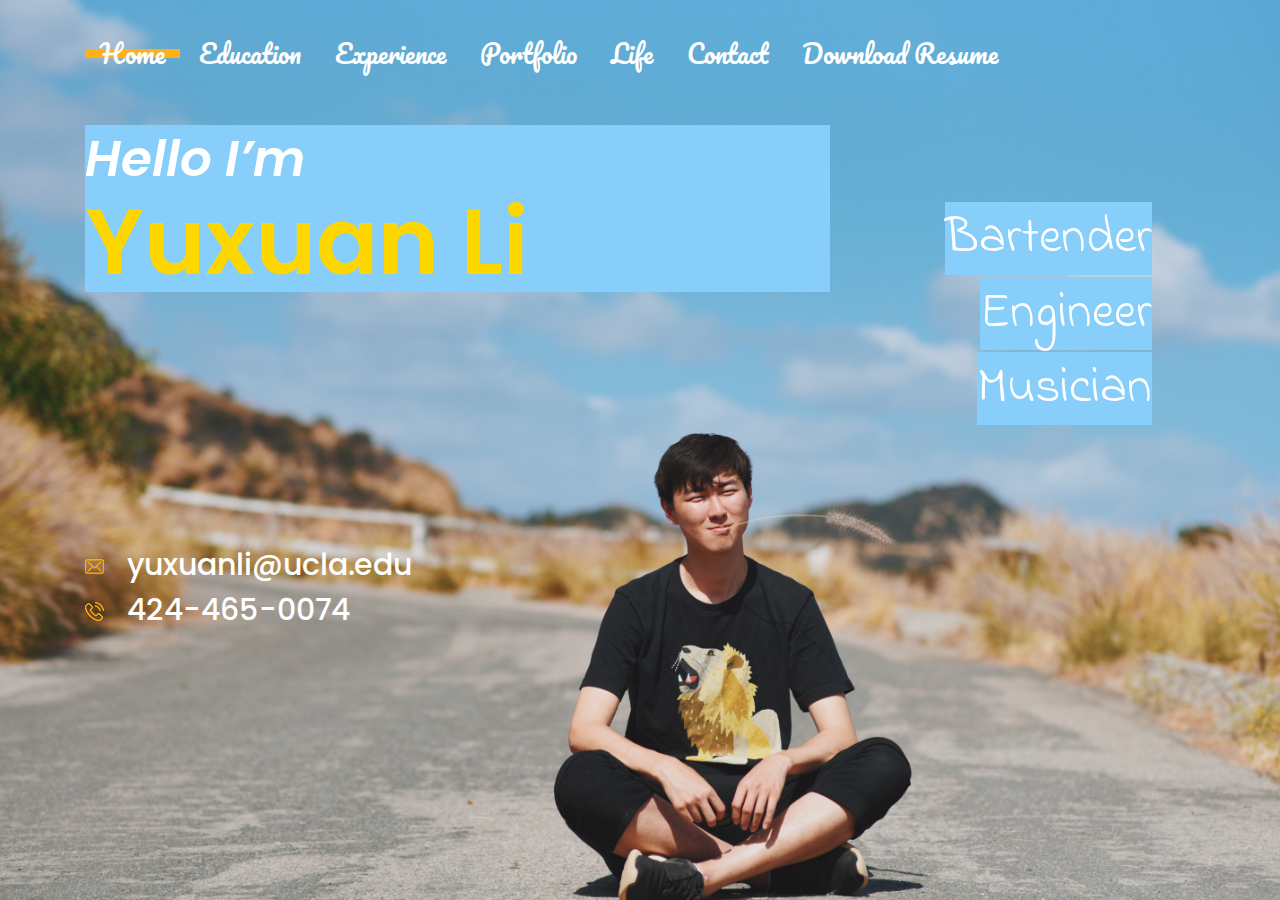
<file: index.html>
<!DOCTYPE html>
<html>

<head>
    <meta charset="UTF-8">
    <meta name="description" content="">
    <meta http-equiv="X-UA-Compatible" content="IE=edge">
    <meta name="viewport" content="width=device-width, initial-scale=1, shrink-to-fit=no">
    <!-- The above 4 meta tags *must* come first in the head; any other head content must come *after* these tags -->

    <!-- Title -->
    <title>Yuxuan Li</title>

    <!-- Favicon -->
    <link rel="icon" href="img/core-img/favicon.ico">

    <!-- Core Stylesheet -->
    <link rel="stylesheet" href="style.css">

</head>

<body>
    <!-- Preloader -->
    <div id="preloader">
        <div class="loader"></div>
    </div>

    <div class="vcard-main-wrapper">
        <div class="vcard-content-wrapper bg-img" style="background-image: url(img/bg-img/bg8.jpg);">
                <header class="header-area">
        <!-- Navbar Area -->
                     <div class="vcard-main-menu">
                    <div class="classy-nav-container breakpoint-off">
                    <div class="container">
                    <!-- Menu -->
                    <nav class="classy-navbar justify-content-between" id="vcardNav">

                        

                        <!-- Navbar Toggler -->
                        <div class="classy-navbar-toggler">
                            <span class="navbarToggler"><span></span><span></span><span></span></span>
                        </div>

                        <!-- Menu -->
                        <div class="classy-menu">

                            <!-- close btn -->
                            <div class="classycloseIcon">
                                <div class="cross-wrap"><span class="top"></span><span class="bottom"></span></div>
                            </div>

                            <!-- Nav Start -->
                            <div class="classynav">
                                <ul id="vcardMenu">
                                        <li class="active"><a href="index.html">Home</a></li>
                                        <li><a href="index-horizontal-education.html">Education</a></li>
                                        <li><a href="index-horizontal-experience.html">Experience</a></li>
                                       
                                        <li><a href="portfolio.html">Portfolio</a></li>
                                        <li><a href="index-horizontal-life.html">Life</a></li>
                                        <li><a href="index-horizontal-contact.html">Contact</a></li>
                                        <li><a href="doc/Resume.pdf" target="_blank">Download Resume</a></li>
                                </ul>

                                <!-- Contact Button -->
                                    
                            </div>
                            <!-- Nav End -->
                        </div>
                    </nav>
                </div>
            </div>
       </div>
    </header>

    <div class="hero-area bg-img clearfix">
        <div class="bar"><a href="https://www.instagram.com/p/BaxurMWBTk-/?utm_source=ig_web_copy_link" target=" blank">Bartender</a></div>
        <div class="bar"><a href="https://www.instagram.com/p/BFvOleGKUtY/?utm_source=ig_web_copy_link" target=" blank">Engineer</a></div>
        <div class="bar"><a href="https://www.instagram.com/p/Bb1FGi0hA4s/?utm_source=ig_web_copy_link" target=" blank">Musician</a></div>
        <div class="container h-100">
            <div class="row h-100 align-items-center">
                <div class="col-12 col-sm-10 col-md-8">
                    <!-- Hero Content -->
                    <div class="hero-content">
                        <h5>Hello I’m</h5>
                        <h2>Yuxuan Li</h2>
                        <!--<h3>Master of Engineering Student @ UC Berkeley</h3>-->
                        <!-- Contact Info -->
                        <div class="contact-info mt-250">
                            <a href="#"><img src="img/core-img/envelope2.png" alt=""> yuxuanli@ucla.edu</a>
                            <a href="#"><img src="img/core-img/phone-call2.png" alt=""> 424-465-0074</a>
                            <!--<a href="#"><img src="img/core-img/monitor-small.png" alt=""> www.mytemplatename.com</a>-->
                        </div>

                    </div>
                </div>
            </div>
        </div>
    </div>

        </div>
    </div>

    <!-- ##### All Javascript Files ##### -->
    <!-- jQuery-2.2.4 js -->
    <script src="js/jquery/jquery-2.2.4.min.js"></script>
    <!-- Popper js -->
    <script src="js/bootstrap/popper.min.js"></script>
    <!-- Bootstrap js -->
    <script src="js/bootstrap/bootstrap.min.js"></script>
    <!-- All Plugins js -->
    <script src="js/plugins/plugins.js"></script>
    <!-- Active js -->
    <script src="js/active.js"></script>

</body>

</html>
</file>
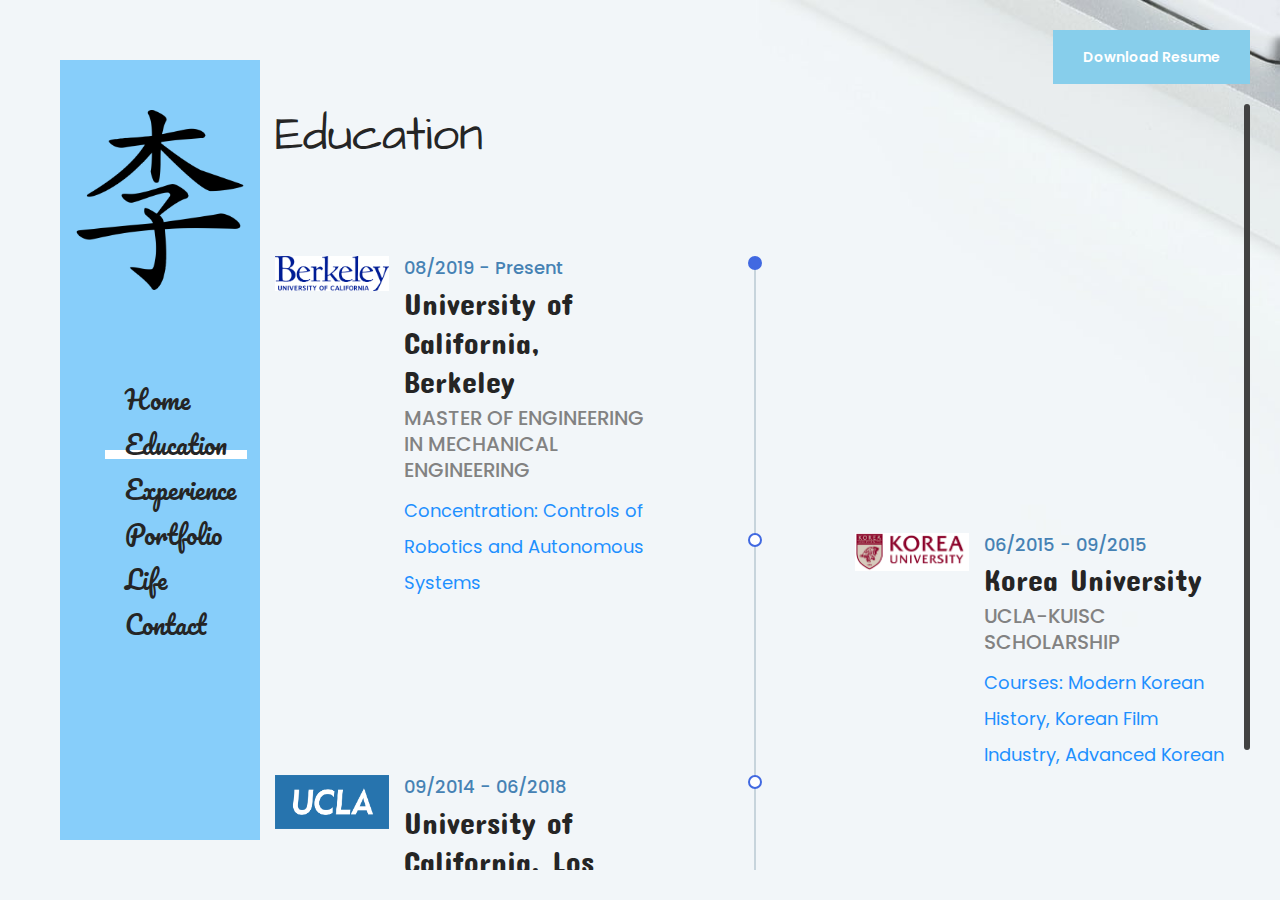
<file: index-horizontal-education.html>
<!DOCTYPE html>
<html lang="en">

<head>
    <meta charset="UTF-8">
    <meta name="description" content="">
    <meta http-equiv="X-UA-Compatible" content="IE=edge">
    <meta name="viewport" content="width=device-width, initial-scale=1, shrink-to-fit=no">
    <!-- The above 4 meta tags *must* come first in the head; any other head content must come *after* these tags -->

    <!-- Title -->
    <title>Education</title>

    <!-- Favicon -->
    <link rel="icon" href="img/core-img/favicon.ico">

    <!-- Core Stylesheet -->
    <link rel="stylesheet" href="style.css">
    <style>
    @import url('https://fonts.googleapis.com/css?family=Architects+Daughter');
    </style>
</head>

<body>
    <!-- Preloader -->
    <div id="preloader">
        <div class="loader"></div>
    </div>

    <div class="vcard-main-wrapper">
        <div class="vcard-content-wrapper bg-img" style="background-image: url(img/bg-img/bg5.jpg);" baclground-size="contain">

            <!-- Contact Button -->
            <div class="horizontal-contact-btn">
                <a href="doc/Resume.pdf" target="_blank" class="btn vcard-btn contact-btn"><i class="fa fa-envelope-o"></i><span>Download Resume</span></a>
            </div>

            <!-- Header Area -->
            <header class="header_area">
                <!-- Logo -->
                <div class="logo d-flex justify-content-center align-items-center">
                    <a href="index-horizontal-about.html"><img src="img/core-img/logo2.png" alt=""></a>
                    <!-- Navbar Toggle -->
                    <div class="nav-toggle">
                        <i class="fa fa-bars"></i>
                    </div>
                </div>

                <!-- Menu -->
                <ul class="vcard-nav">
                    <li><a href="index.html">Home</a></li>
                    <li class="active"><a href="index-horizontal-education.html">Education</a></li>
                    <li><a href="index-horizontal-experience.html">Experience</a></li>
                 
                    <li><a href="portfolio.html">Portfolio</a></li>
                    <li><a href="index-horizontal-life.html">Life</a></li>
                    <li><a href="index-horizontal-contact.html">Contact</a></li>
                </ul>
            </header>

            <!-- Vcard Page Content -->
            <div class="vcard-page-content-wrapper d-flex align-items-end">
                <div class="page-content">

                    <!-- Work Experience Area -->
                    <div class="education-area">
                        <div class="container-fluid">
                            <div class="row">
                                <!-- Section Heading -->
                                <div class="col-12">
                                    <div class="section-heading">
                                        <h2>Education</h2>
                                    </div>
                                </div>
                            </div>

                            <div class="row">
                                <div class="col-12">
                                    <div class="education-timeline-wrapper">
                                        <!-- Timeline Row -->
                                        <div class="timeline-row"></div>

                                        <!-- Single Work Education -->
                                        <div class="single-education-timeline d-flex active odd-item">
                                            <div class="education-icon mr-15">
                                                <img src="img/core-img/edu1.png" alt="">
                                            </div>
                                            <div class="education-content">
                                                <h5>08/2019 - Present</h5>
                                                <h4>University of California, Berkeley</h4>
                                                <h6>Master of Engineering in Mechanical Engineering</h6>
                                                <p>Concentration: Controls of Robotics and Autonomous Systems</p>
                                                
                                            </div>
                                        </div>

                                        <!-- Single Work Education -->
                                        <div class="single-education-timeline d-flex even-item">
                                            <div class="education-icon mr-15">
                                                <img src="img/core-img/edu2.png" alt="">
                                            </div>
                                            <div class="education-content">
                                                <h5>06/2015 - 09/2015</h5>
                                                <h4>Korea University</h4>
                                                <h6>UCLA-KUISC Scholarship</h6>
                                                <p>Courses: Modern Korean History, Korean Film Industry, Advanced Korean</p>
                                            </div>
                                        </div>

                                        <!-- Single Work Education -->
                                        <div class="single-education-timeline d-flex odd-item">
                                            <div class="education-icon mr-15">
                                                <img src="img/core-img/edu3.png" alt="">
                                            </div>
                                            <div class="education-content">
                                                <h5>09/2014 - 06/2018</h5>
                                                <h4>University of California, Los Angeles</h4>
                                                <h6>Bachelor of Science in Mechanical Engineering</h6>
                                                
                                            </div>
                                        </div>

                                        <!-- Single Work Education -->
                   

                                    </div>
                                </div>
                            </div>

                            
                        </div>
                    </div>

                </div>
            </div>

        </div>
    </div>

    <!-- ##### All Javascript Files ##### -->
    <!-- jQuery-2.2.4 js -->
    <script src="js/jquery/jquery-2.2.4.min.js"></script>
    <!-- Popper js -->
    <script src="js/bootstrap/popper.min.js"></script>
    <!-- Bootstrap js -->
    <script src="js/bootstrap/bootstrap.min.js"></script>
    <!-- All Plugins js -->
    <script src="js/plugins/plugins.js"></script>
    <!-- Active js -->
    <script src="js/active.js"></script>

</body>

</html>
</file>
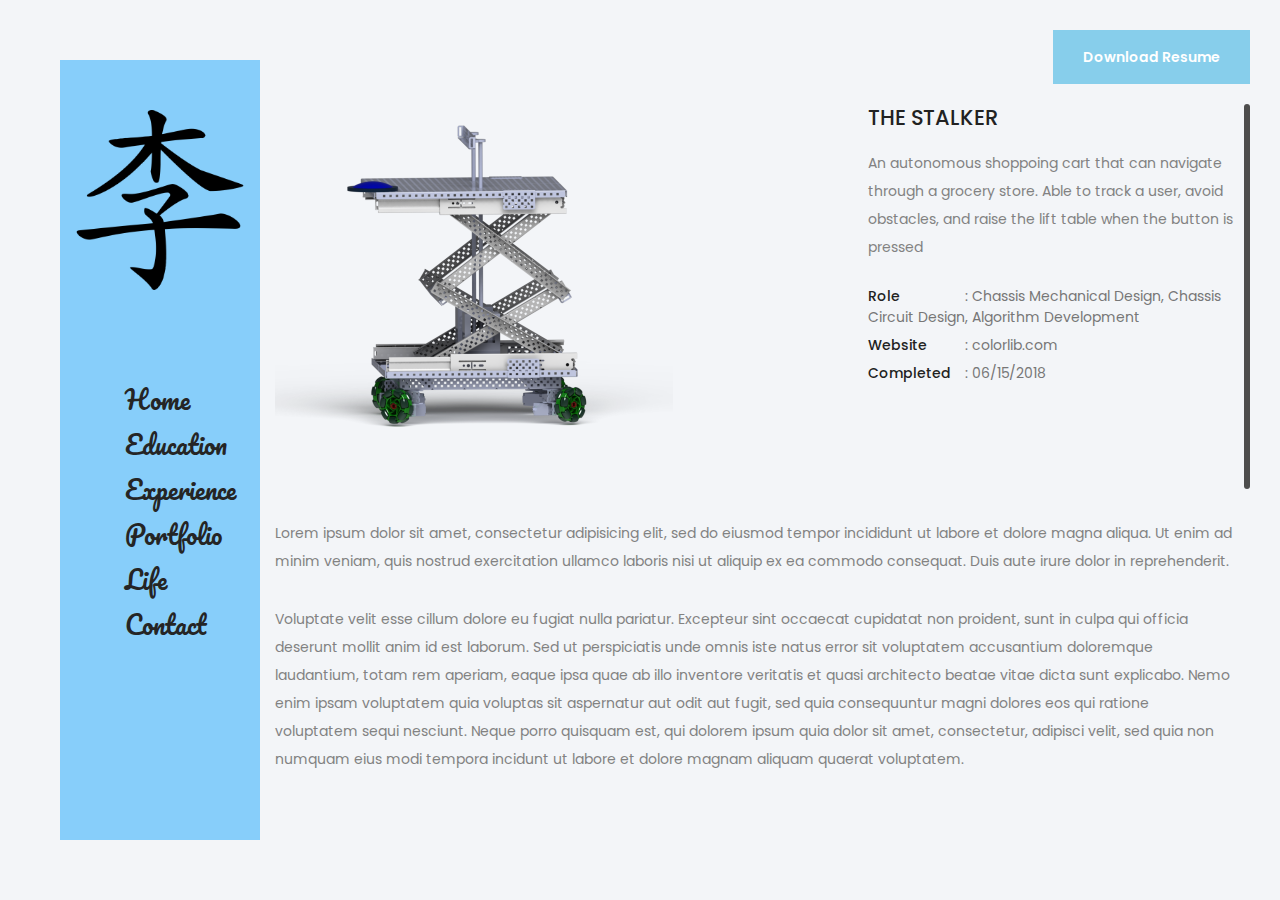
<file: portfolio-details.html>
<!doctype html>
<html lang="en">
    <head>
        <!-- Required meta tags -->
        <meta charset="utf-8">
        <meta name="viewport" content="width=device-width, initial-scale=1, shrink-to-fit=no">
        <link rel="icon" href="img/favicon.png" type="image/png">
        <title>Ronin Multi</title>
        <!-- Bootstrap CSS -->
        <link rel="stylesheet" href="css/bootstrap.css">
        <link rel="stylesheet" href="vendors/linericon/style.css">
        <link rel="stylesheet" href="css/font-awesome.min.css">
        <link rel="stylesheet" href="vendors/owl-carousel/owl.carousel.min.css">
        <link rel="stylesheet" href="vendors/lightbox/simpleLightbox.css">
        <link rel="stylesheet" href="vendors/nice-select/css/nice-select.css">
        <link rel="stylesheet" href="vendors/animate-css/animate.css">
        <link rel="stylesheet" href="vendors/flaticon/flaticon.css">
        <!-- main css -->
        <link rel="stylesheet" href="css/style.css">
        <link rel="stylesheet" href="css/responsive.css">
        <link rel="stylesheet" href="style.css">
    </head>
    <body>
        
        <!--================Header Menu Area =================-->
    <div class="vcard-main-wrapper">
        <div class="vcard-content-wrapper bg-img">

            <!-- Contact Button -->
            <div class="horizontal-contact-btn">
                <a href="doc/Resume.pdf" target="_blank" class="btn vcard-btn contact-btn"><i class="fa fa-envelope-o"></i><span>Download Resume</span></a>
            </div> <!--================Header Menu Area =================-->
            
            <header class="header_area">
                            <!-- Logo -->
                <div class="logo d-flex justify-content-center align-items-center">
                    <a href="index-horizontal-about.html"><img src="img/core-img/logo2.png" alt=""></a>
                    <!-- Navbar Toggle -->
                    <div class="nav-toggle">
                        <i class="fa fa-bars"></i>
                    </div>
                </div>

                <!-- Menu -->
                <ul class="vcard-nav">
                    <li><a href="index.html">Home</a></li>
                    <li><a href="index-horizontal-education.html">Education</a></li>
                    <li><a href="index-horizontal-experience.html">Experience</a></li>
                   
                    <li><a href="portfolio.html">Portfolio</a></li>
                    <li><a href="index-horizontal-life.html">Life</a></li>
                    <li><a href="index-horizontal-contact.html">Contact</a></li>
                </ul>
            
                    <!-- Navbar Area -->

             </header>
            
             <div class="vcard-page-content-wrapper d-flex align-items-end">
                    <div class="page-content">

        <!--================Portfolio Details Area =================-->
        <section class="portfolio_details_area p_120">
        	<div class="container">
        		<div class="portfolio_details_inner">
					<div class="row">
						<div class="col-md-6">
							<div class="left_img">
								    <img class="img-fluid" src="img/projects/s4.png" alt="">
							</div>
						</div>
						<div class="col-md-6">
							<div class="portfolio_right_text">
								<h4>The Stalker</h4>
								<p>An autonomous shoppoing cart that can navigate through a grocery store. Able to track a user, avoid obstacles, and raise the lift table when the button is pressed</p>
								<ul class="list">
									<li><span>Role</span>: Chassis Mechanical Design, Chassis Circuit Design, Algorithm Development<!--<i class="fa fa-star"></i><i class="fa fa-star"></i><i class="fa fa-star"></i><i class="fa fa-star"></i><i class="fa fa-star"></i></li>-->
									<!--<li><span>Client</span>:  colorlib</li>-->
									<li><span>Website</span>:  colorlib.com</li>
									<li><span>Completed</span>:  06/15/2018</li>
								</ul>
							</div>
						</div>
					</div>
       				<p>Lorem ipsum dolor sit amet, consectetur adipisicing elit, sed do eiusmod tempor incididunt ut labore et dolore magna aliqua. Ut enim ad minim veniam, quis nostrud exercitation ullamco laboris nisi ut aliquip ex ea commodo consequat. Duis aute irure dolor in reprehenderit.</p>
       				<p>Voluptate velit esse cillum dolore eu fugiat nulla pariatur. Excepteur sint occaecat cupidatat non proident, sunt in culpa qui officia deserunt mollit anim id est laborum. Sed ut perspiciatis unde omnis iste natus error sit voluptatem accusantium doloremque laudantium, totam rem aperiam, eaque ipsa quae ab illo inventore veritatis et quasi architecto beatae vitae dicta sunt explicabo. Nemo enim ipsam voluptatem quia voluptas sit aspernatur aut odit aut fugit, sed quia consequuntur magni dolores eos qui ratione voluptatem sequi nesciunt. Neque porro quisquam est, qui dolorem ipsum quia dolor sit amet, consectetur, adipisci velit, sed quia non numquam eius modi tempora incidunt ut labore et dolore magnam aliquam quaerat voluptatem.</p>
        		</div>
        	</div>
        </section>
        
        <section class="portfolio_details_area p_120">
        	<div class="container">
        		<div class="portfolio_details_inner">
                        <iframe  src="https://www.youtube.com/embed/BFlUxRw1buI" 
                        frameborder="0" allow="accelerometer; autoplay; encrypted-media; gyroscope; picture-in-picture" allowfullscreen>
                                        
                        </iframe>
                </div>
        	</div>
        </section>
        

    </div>
        </div>
        </div>
    </div>
                
        <!--================End Portfolio Details Area =================-->
       
        <!-- Optional JavaScript -->
        <!-- jQuery first, then Popper.js, then Bootstrap JS -->
        <script src="js/jquery-3.2.1.min.js"></script>
        <script src="js/popper.js"></script>
        <script src="js/bootstrap.min.js"></script>
        <script src="js/stellar.js"></script>
        <script src="vendors/lightbox/simpleLightbox.min.js"></script>
        <script src="vendors/nice-select/js/jquery.nice-select.min.js"></script>
        <script src="vendors/isotope/imagesloaded.pkgd.min.js"></script>
        <script src="vendors/isotope/isotope-min.js"></script>
        <script src="vendors/owl-carousel/owl.carousel.min.js"></script>
        <script src="js/jquery.ajaxchimp.min.js"></script>
        <script src="js/mail-script.js"></script>
        <script src="vendors/counter-up/jquery.waypoints.min.js"></script>
        <script src="vendors/counter-up/jquery.counterup.min.js"></script>
        <script src="js/theme.js"></script>
        <script src="js/jquery/jquery-2.2.4.min.js"></script>
    <!-- Popper js -->
    <script src="js/bootstrap/popper.min.js"></script>
    <!-- Bootstrap js -->
    <script src="js/bootstrap/bootstrap.min.js"></script>
    <!-- All Plugins js -->
    <script src="js/plugins/plugins.js"></script>
    <!-- Active js -->
    <script src="js/active.js"></script>
    </body>
</html>
</file>
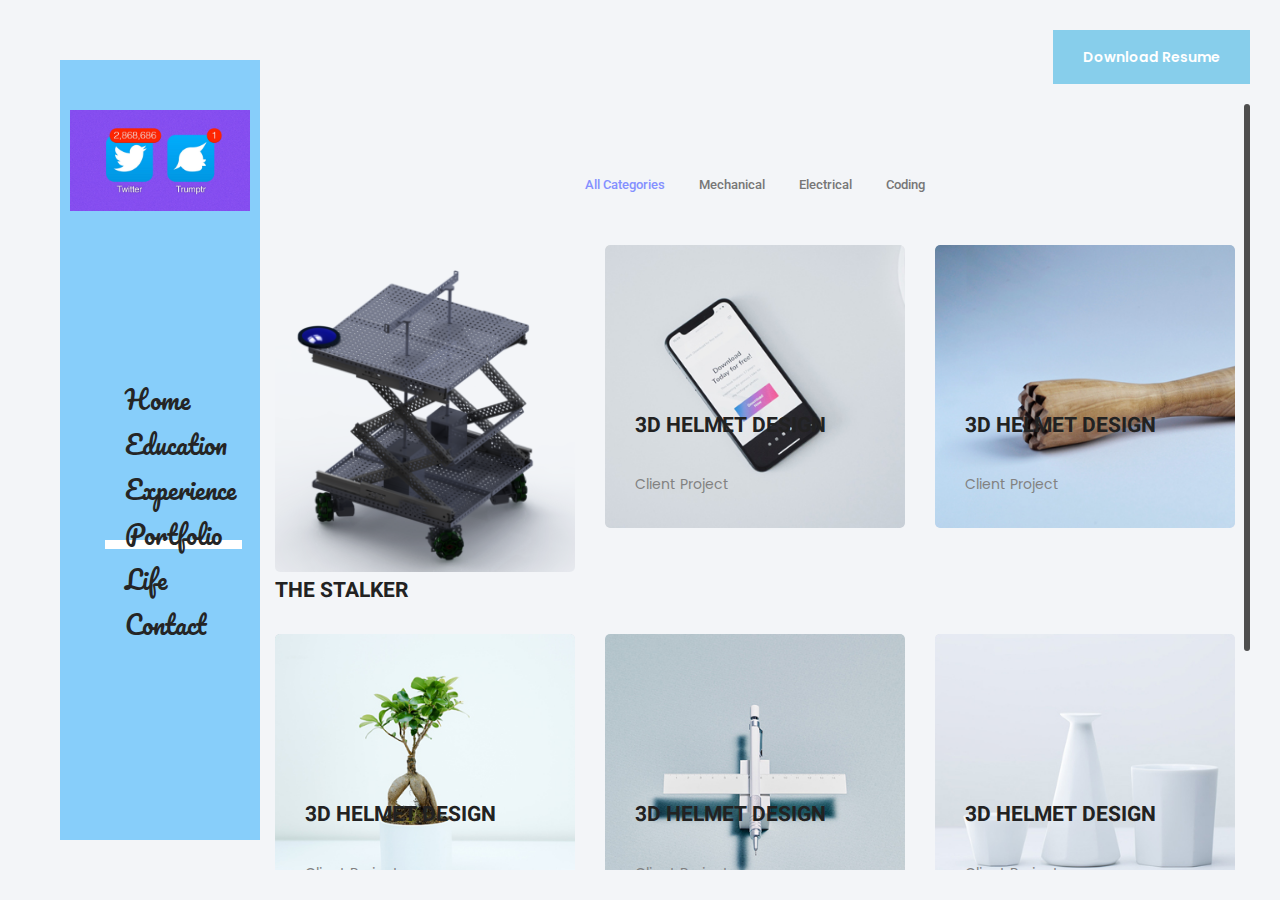
<file: portfolio.html>
<!doctype html>
<html lang="en">
    <head>
        <!-- Required meta tags -->
        <meta charset="utf-8">
        <meta name="viewport" content="width=device-width, initial-scale=1, shrink-to-fit=no">
        <link rel="icon" href="img/core-img/favicon.ico">
        <title>Yuxuan</title>
        <!-- Bootstrap CSS -->
        <link rel="stylesheet" href="css/bootstrap.css">
        <link rel="stylesheet" href="vendors/linericon/style.css">
        <link rel="stylesheet" href="css/font-awesome.min.css">
        <link rel="stylesheet" href="vendors/owl-carousel/owl.carousel.min.css">
        <link rel="stylesheet" href="vendors/lightbox/simpleLightbox.css">
        <link rel="stylesheet" href="vendors/nice-select/css/nice-select.css">
        <link rel="stylesheet" href="vendors/animate-css/animate.css">
        <link rel="stylesheet" href="vendors/flaticon/flaticon.css">
        <!-- main css -->
        <link rel="stylesheet" href="css/style.css">
        <link rel="stylesheet" href="css/responsive.css">
        <link rel="stylesheet" href="style.css">
    </head>
    
    <body>

    <div class="vcard-main-wrapper">
        <div class="vcard-content-wrapper bg-img">

            <!-- Contact Button -->
            <div class="horizontal-contact-btn">
                <a href="doc/Resume.pdf" target="_blank" class="btn vcard-btn contact-btn"><i class="fa fa-envelope-o"></i><span>Download Resume</span></a>
            </div> <!--================Header Menu Area =================-->
        <header class="header_area">
                            <!-- Logo -->
                <div class="logo d-flex justify-content-center align-items-center">
                    <a href="index-horizontal-about.html"><img src="img/core-img/i1.jpg" alt=""></a>
                    <!-- Navbar Toggle -->
                    <div class="nav-toggle">
                        <i class="fa fa-bars"></i>
                    </div>
                </div>

                <!-- Menu -->
                <ul class="vcard-nav">
                    <li><a href="index.html">Home</a></li>
                    <li><a href="index-horizontal-education.html">Education</a></li>
                    <li><a href="index-horizontal-experience.html">Experience</a></li>
                    
                    <li class="active"><a href="portfolio.html">Portfolio</a></li>
                    <li><a href="index-horizontal-life.html">Life</a></li>
                    <li><a href="index-horizontal-contact.html">Contact</a></li>
                </ul>
            
                    <!-- Navbar Area -->

        </header>
        <div class="vcard-page-content-wrapper d-flex align-items-end">
                <div class="page-content">
        <!--================Header Menu Area =================-->
        <!--<section class="banner_area">
            <div class="banner_inner d-flex align-items-center">
            	<div class="overlay bg-parallax" data-stellar-ratio="0.9" data-stellar-vertical-offset="0" data-background=""></div>
				<div class="container">
					<div class="banner_content text-center">
						<h2>Portfolio</h2>
						<div class="page_link">
							<a href="index.html">Home</a>
							<a href="portfolio.html">Portfolio</a>
						</div>
						
					</div>
				</div>
            </div>
        </section>-->
        <!--================End Home Banner Area =================-->
        
        <!--================Projects Area =================-->
        <section class="projects_area p_120">
        	<div class="container">
        		<!--<div class="main_title">
					<h2>Our Recent Completed Projects</h2>
					<p>Lorem ipsum dolor sit amet, consectetur adipisicing elit, sed do eiusmod tempor</p>
				</div>-->
        		<div class="projects_fillter">
					<ul class="filter list">
						<li class="active" data-filter="*"><a href="#">All Categories</a></li>
						<li data-filter=".mechanical"><a href="#">Mechanical</a></li>
						<li data-filter=".electrical"><a href="#">Electrical </a></li>
						<li data-filter=".coding"><a href="#">Coding</a></li>
					</ul>
				</div>
				<div class="projects_inner row">
					<div class="col-lg-4 col-sm-6 brand mechanical electrical coding">
						<div class="projects_item">
							<img class="img-fluid" src="img/projects/projects-1.png" alt="">
							
						</div>
                        <div class="projects_text">
								<a href="portfolio-details.html"><h4 color="#fff">The Stalker</h4></a>
								<!--<p>Client Project</p>-->
							</div>
					</div>
					<div class="col-lg-4 col-sm-6 brand work">
						<div class="projects_item">
							<img class="img-fluid" src="img/projects/projects-2.jpg" alt="">
							<div class="projects_text">
								<a href="portfolio-details.html"><h4>3D Helmet Design</h4></a>
								<p>Client Project</p>
							</div>
						</div>
					</div>
					<div class="col-lg-4 col-sm-6 work">
						<div class="projects_item">
							<img class="img-fluid" src="img/projects/projects-3.jpg" alt="">
							<div class="projects_text">
								<a href="portfolio-details.html"><h4>3D Helmet Design</h4></a>
								<p>Client Project</p>
							</div>
						</div>
					</div>
					<div class="col-lg-4 col-sm-6 brand web">
						<div class="projects_item">
							<img class="img-fluid" src="img/projects/projects-4.jpg" alt="">
							<div class="projects_text">
								<a href="portfolio-details.html"><h4>3D Helmet Design</h4></a>
								<p>Client Project</p>
							</div>
						</div>
					</div>
					<div class="col-lg-4 col-sm-6 brand work">
						<div class="projects_item">
							<img class="img-fluid" src="img/projects/projects-5.jpg" alt="">
							<div class="projects_text">
								<a href="portfolio-details.html"><h4>3D Helmet Design</h4></a>
								<p>Client Project</p>
							</div>
						</div>
					</div>
					<div class="col-lg-4 col-sm-6 brand work web">
						<div class="projects_item">
							<img class="img-fluid" src="img/projects/projects-6.jpg" alt="">
							<div class="projects_text">
								<a href="portfolio-details.html"><h4>3D Helmet Design</h4></a>
								<p>Client Project</p>
							</div>
						</div>
					</div>
                    
                    
				</div>
        	</div>
        </section>
        <section class="projects_area p_120"><p>fuck</p></section>
        </div>
    </div>
        </div>
    </div>

        <!--================End Home Banner Area =================-->
        
        <!--================Projects Area =================-->

        <!--================End Projects Area =================-->
        
        <!--================Testimonials Area =================-->

        <!--================End Testimonials Area =================-->
        
        <!--================Footer Area =================-->

        <!--================End Footer Area =================-->
        
        
        
        
        <!-- Optional JavaScript -->
        <!-- jQuery first, then Popper.js, then Bootstrap JS -->
        <script src="js/jquery-3.2.1.min.js"></script>
        <script src="js/popper.js"></script>
        <script src="js/bootstrap.min.js"></script>
        <script src="js/stellar.js"></script>
        <script src="vendors/lightbox/simpleLightbox.min.js"></script>
        <script src="vendors/nice-select/js/jquery.nice-select.min.js"></script>
        <script src="vendors/isotope/imagesloaded.pkgd.min.js"></script>
        <script src="vendors/isotope/isotope-min.js"></script>
        <script src="vendors/owl-carousel/owl.carousel.min.js"></script>
        <script src="js/jquery.ajaxchimp.min.js"></script>
        <script src="js/mail-script.js"></script>
        <script src="vendors/counter-up/jquery.waypoints.min.js"></script>
        <script src="vendors/counter-up/jquery.counterup.min.js"></script>
        <script src="js/theme.js"></script>
            <script src="js/jquery/jquery-2.2.4.min.js"></script>
    <!-- Popper js -->
    <script src="js/bootstrap/popper.min.js"></script>
    <!-- Bootstrap js -->
    <script src="js/bootstrap/bootstrap.min.js"></script>
    <!-- All Plugins js -->
    <script src="js/plugins/plugins.js"></script>
    <!-- Active js -->
    <script src="js/active.js"></script>
    </body>
</html>
</file>
<file: style.css>
/*
[Master Stylesheet - v1.0]
- Template Name: Vcard - Resume CV & Vcard Template
- Template Author: Colorlib
- Template URL: http://colorlib.com
- Version: 1.0.0
*/
/* ***** Index of Stylesheet *****
:: 1.0 Import Fonts
:: 2.0 Import All CSS
:: 3.0 Base CSS 
:: 4.0 Header Area
:: 5.0 Hero Area
:: 6.0 About Me Area
:: 7.0 Skills Area
:: 8.0 Service Area
:: 9.0 Portfolio Area
:: 10.0 Cool Facts Area
:: 11.0 Testimonials Area
:: 12.0 Footer Area
:: 13.0 Contact Area
:: 14.0 Contact Information
:: 15.0 Versions Area
:: 16.0 Horizontal Version CSS
:: 17.0 Work Experience Area
:: 18.0 Education Area */
/* :: 1.0 Import Fonts */
@import url("https://fonts.googleapis.com/css?family=Poppins:100,100i,200,200i,300,300i,400,400i,500,500i,600,600i,700,700i,800,800i,900,900i");
/* :: 2.0 Import All CSS */
@import url(css/bootstrap.min.css);
@import url('https://fonts.googleapis.com/css?family=Indie+Flower');
@import url('https://fonts.googleapis.com/css?family=Pacifico');
@import url('https://fonts.googleapis.com/css?family=Architects+Daughter');


@import url('https://fonts.googleapis.com/css?family=Concert+One');

@import url(css/owl.carousel.min.css);
@import url(css/animate.css);
@import url(css/magnific-popup.css);
@import url(css/font-awesome.min.css);
@import url(css/custom-icon.css);
@import url(css/classy-nav.min.css);
@import url(css/nice-select.min.css);
/* :: 3.0 Base CSS */
* {
  margin: 0;
  padding: 0; }

body {
  font-family: "Poppins", sans-serif;
  font-size: 14px; }
.instaimg img {
   
  
  margin-bottom:30px;;
  
 
   display: list-item;
      width: 100%;
      height:90%;

  }
.instaimg img:hover {
	opacity:0.8;
	-moz-opacity:0.8;
	-webkit-opacity:0.8;
}

h1,
h2,
h3,
h4,
h5,
h6 {
  color: #252525;
  line-height: 1.3;
  font-weight: 500; }

p {
  color: #828282;
  font-size: 14px;
  line-height: 2;
  font-weight: 400; }

a,
a:hover,
a:focus {
  -webkit-transition-duration: 500ms;
  transition-duration: 500ms;
  text-decoration: none;
  outline: 0 solid transparent;
  color: #252525;
  font-weight: 500;
  font-size: 14px;
  color: #252525; }

ul,
ol {
  margin: 0; }
  ul li,
  ol li {
    list-style: none; }

img {
  height: auto;
  max-width: 100%; }

/* Spacing */
.mt-15 {
  margin-top: 15px !important; }

.mt-30 {
  margin-top: 30px !important; }

.mt-50 {
  margin-top: 50px !important; }

.mt-70 {
  margin-top: 70px !important; }

.mt-80 {
  margin-top: 80px !important; }

.mt-100 {
  margin-top: 100px !important; }
  
.mt-250 {
  margin-top: 250px !important; }

.mb-15 {
  margin-bottom: 15px !important; }

.mb-30 {
  margin-bottom: 30px !important; }

.mb-50 {
  margin-bottom: 50px !important; }

.mb-70 {
  margin-bottom: 70px !important; }

.mb-80 {
  margin-bottom: 80px !important; }

.mb-100 {
  margin-bottom: 100px !important; }

.ml-15 {
  margin-left: 15px !important; }

.ml-30 {
  margin-left: 30px !important; }

.ml-50 {
  margin-left: 50px !important; }

.mr-15 {
  margin-right: 15px !important; }

.mr-30 {
  margin-right: 30px !important; }

.mr-50 {
  margin-right: 50px !important; }

/* Height */
.height-400 {
  height: 400px !important; }

.height-500 {
  height: 500px !important; }

.height-600 {
  height: 600px !important; }

.height-700 {
  height: 700px !important; }

.height-800 {
  height: 800px !important; }

/* Section Padding */
.section-padding-100 {
  padding-top: 100px;
  padding-bottom: 100px; }

.section-padding-100-0 {
  padding-top: 100px;
  padding-bottom: 0; }

.section-padding-0-100 {
  padding-top: 0;
  padding-bottom: 100px; }

/* Section Heading */
.section-heading {
  position: relative;
  z-index: 1;
  margin-bottom: 90px; }
  .section-heading .line {
    width: 6px;
    height: 30px;
    margin-bottom: 15px;
    display: block;
    background-color: #ffb016; }
  .section-heading h2 {
    margin-bottom: 0;
    font-size: 48px;
    color: #252525;
    font-family: 'Architects Daughter', cursive;}
    @media only screen and (min-width: 992px) and (max-width: 1199px) {
      .section-heading h2 {
        font-size: 36px; } }
    @media only screen and (min-width: 768px) and (max-width: 991px) {
      .section-heading h2 {
        font-size: 36px; } }
    @media only screen and (max-width: 767px) {
      .section-heading h2 {
        font-size: 30px; } }
  .section-heading.white .line {
    background-color: #fff; }

/* Preloader */
#preloader {
  background-color: #87cefa;
  width: 100%;
  height: 100%;
  position: fixed;
  top: 0;
  left: 0;
  right: 0;
  z-index: 5000; }
  #preloader .loader {
    position: absolute;
    top: 50%;
    left: 50%;
    -webkit-transform: translate(-50%, -50%);
    transform: translate(-50%, -50%);
    width: 50px;
    height: 8px;
    background-color: #fff;
    border-radius: 5px;
    -webkit-animation: vcard-load 2.5s ease-in-out infinite;
    animation: vcard-load 2.5s ease-in-out infinite;
    z-index: 10; }
    #preloader .loader:before, #preloader .loader:after {
      position: absolute;
      display: block;
      content: "";
      -webkit-animation: vcard-load 2s ease-in-out infinite;
      animation: vcard-load 2s ease-in-out infinite;
      height: 8px;
      border-radius: 5px; }
    #preloader .loader:before {
      top: -20px;
      left: 8px;
      width: 40px;
      background-color: #fff; }
    #preloader .loader:after {
      bottom: -20px;
      width: 35px;
      background-color: #fff; }
@keyframes vcard-load {
  0% {
    -webkit-transform: translateX(40px);
    transform: translateX(40px); }
  50% {
    -webkit-transform: translateX(-30px);
    transform: translateX(-30px); }
  100% {
    -webkit-transform: translateX(40px);
    transform: translateX(40px); } }
/* Miscellaneous */
.bg-img {
  background-position: center center;
  background-size: contain;
  background-repeat: repeat; }

.bg-white {
  background-color: #ffffff !important; }

.bg-dark {
  background-color: #000000 !important; }

.bg-gray {
  background-color: #f3f5f8; }

.bg-transparent {
  background-color: transparent !important; }

.font-bold {
  font-weight: 700; }

.font-light {
  font-weight: 300; }

.bg-overlay {
  position: relative;
  z-index: 2;
  background-position: center center;
  background-size: cover; }
  .bg-overlay::after {
    background-color: rgba(2, 3, 28, 0.9);
    position: absolute;
    z-index: -1;
    top: 0;
    left: 0;
    width: 100%;
    height: 100%;
    content: ""; }

.mfp-image-holder .mfp-close,
.mfp-iframe-holder .mfp-close {
  color: #ffffff;
  right: 0;
  padding-right: 0;
  width: 30px;
  height: 30px;
  background-color: #ffb016;
  line-height: 30px;
  text-align: center;
  position: absolute;
  top: 40px;
  right: 0; }

input:focus,
textarea:focus {
  outline: none;
  box-shadow: none;
  border-color: transparent; }

/* ScrollUp */
#scrollUp {
  background-color: #ffb016;
  border-radius: 0;
  bottom: 60px;
  box-shadow: 0 2px 6px 0 rgba(0, 0, 0, 0.3);
  color: #ffffff;
  font-size: 24px;
  height: 40px;
  line-height: 38px;
  right: 60px;
  text-align: center;
  width: 40px;
  -webkit-transition-duration: 500ms;
  transition-duration: 500ms; }
  #scrollUp:hover {
    background-color: #000000; }
  @media only screen and (max-width: 767px) {
    #scrollUp {
      bottom: 30px;
      right: 30px; } }

/* Button */
.vcard-btn {
  display: inline-block;
  min-width: 185px;
  height: 54px;
  color: #ffffff;
  border: none;
  border-radius: 0;
  padding: 0 30px;
  font-size: 14px;
  line-height: 54px;
  font-weight: 600;
  -webkit-transition-duration: 500ms;
  transition-duration: 500ms;
  text-transform: capitalize;
  background-color: #87CEEB; }
  .vcard-btn.active, .vcard-btn:hover, .vcard-btn:focus {
    font-size: 14px;
    font-weight: 600;
    color: #ffffff;
    background-color: #252525; }
  .vcard-btn.contact-btn {
    color: #fff; }
    .vcard-btn.contact-btn:hover, .vcard-btn.contact-btn:focus {
      color: #fff; }

/* :: 4.0 Header Area */
.header-area {
  position: absolute;
  z-index: 100;
  width: 100%;
  top: 0;
  left: 0;
  right: 0;
  z-index: 100;
  -webkit-transition-duration: 700ms;
  transition-duration: 700ms; }
  .header-area .vcard-main-menu {
    position: relative;
    width: 100%;
    z-index: 100;
    height: 160px;
    -webkit-transition-duration: 700ms;
    transition-duration: 700ms; }
    .header-area .vcard-main-menu .classy-nav-container {
      background-color: transparent; }
    .header-area .vcard-main-menu .classy-navbar {
      height: 160px;
      padding: 0;
      -webkit-transition-duration: 700ms;
      transition-duration: 700ms; }
      .header-area .vcard-main-menu .classy-navbar .classynav ul li a {
        font-weight: 500; }
        .header-area .vcard-main-menu .classy-navbar .classynav ul li a:hover, .header-area .vcard-main-menu .classy-navbar .classynav ul li a:focus {
          font-weight: 500;
          color: #ffb016; }
      .header-area .vcard-main-menu .classy-navbar .classynav > ul > li > a {
        text-transform: capitalize;
        padding: 10px 15px;
        background-color: transparent;
        line-height: 1;
        color: #fff;
        font-weight: 500;
        font-size: 25px;
        position:relative;
        top:-30px;
        font-family: 'Pacifico', cursive;
      }
        .header-area .vcard-main-menu .classy-navbar .classynav > ul > li > a:hover, .header-area .vcard-main-menu .classy-navbar .classynav > ul > li > a:focus {
          color: #ffb016; }
      .header-area .vcard-main-menu .classy-navbar .classynav > ul > li.active > a {
        position: relative;
        z-index: 1;
        color: #fff;
        top:-30px;
        font-size: 25px;
        font-family: 'Pacifico', cursive;}
        .header-area .vcard-main-menu .classy-navbar .classynav > ul > li.active > a::before {
          -webkit-transition-duration: 250ms;
          transition-duration: 250ms;
          background-color: #ffb016;
          width: 100%;
          height: 9px;
          position: absolute;
          bottom: 8px;
          left: 0;
          content: '';
          z-index: -10; }
  .header-area .contact-btn-area {
    position: relative;
    z-index: 1;
    margin-left: 100px;
    top:-30px;
    right:10px;
    }
    @media only screen and (min-width: 992px) and (max-width: 1199px) {
      .header-area .contact-btn-area {
        margin-left: 30px; } }
    @media only screen and (min-width: 768px) and (max-width: 991px) {
      .header-area .contact-btn-area {
        margin-left: 20px;
        margin-top: 30px; } }
    @media only screen and (max-width: 767px) {
      .header-area .contact-btn-area {
        margin-left: 20px;
        margin-top: 30px; } }
  .header-area.sticky {
    position: fixed;
    width: 100%;
    top: 0;
    left: 0;
    right: 0;
    z-index: 100;
    box-shadow: 0 5px 30px 0 rgba(0, 0, 0, 0.15); }
    .header-area.sticky .vcard-main-menu {
      height: 80px;
      background-color: #fff; }
      .header-area.sticky .vcard-main-menu .classy-navbar {
        height: 80px; }

/* :: 5.0 Hero Area */
.hero-area {
  position: relative;
  z-index: 1;
  height: 800px;
  padding-top:1px;}
  .bar{
    position: relative;
    color: #fff;
    font-size: 50px;
      top:200px;
  
  text-align:right;
  font-family: 'Indie Flower', cursive;
  /*background-color:#87cefa;*/
  width:20%;
  margin-left:70%;
  }
    .bar a{
    position: relative;
    color: #fff;
    font-size: 50px;
      
  
  text-align:right;
  font-family: 'Indie Flower', cursive;
  background-color:#87cefa;
  
  }
  .bar a:hover, .bar a:focus{
    color:#ffd700;
  }
  .bg-img{
      background-position: center center;
  background-size: cover;
  background-repeat: non-repeat;
  }
  @media only screen and (max-width: 767px) {
    .hero-area {
      height: 600px; } }
  .hero-area .hero-content {
    position: absolute;
    z-index: 1;
    top:-500px;
    }
    .hero-area .hero-content h5 {
      font-size: 50px;
      font-style: italic;
      margin-bottom: 0px;
      font-weight: 600;
      color: #fff;
      padding-top: 1px;
    background-color:#87cefa;}
    .hero-area .hero-content h2 {
      font-size: 92px;
      color: #ffd700;
      /*margin-bottom: -10px;*/
      font-weight: 600;
      line-height: 1.1;
      margin-left: px;
      background-color:#87cefa; }
      @media only screen and (min-width: 992px) and (max-width: 1199px) {
        .hero-area .hero-content h2 {
          font-size: 72px; } }
      @media only screen and (min-width: 768px) and (max-width: 991px) {
        .hero-area .hero-content h2 {
          font-size: 68px; } }
      @media only screen and (max-width: 767px) {
        .hero-area .hero-content h2 {
          font-size: 36px;
          margin-left: -2px;
          margin-bottom: 2px; } }
    .hero-area .hero-content h3 {
      margin-bottom: 30px;
      font-size: 50px;
      font-weight: 600;
      color:#fff;}
      @media only screen and (min-width: 768px) and (max-width: 991px) {
        .hero-area .hero-content h3 {
          font-size: 24px; } }
      @media only screen and (max-width: 767px) {
        .hero-area .hero-content h3 {
          font-size: 16px; } }
    .hero-area .hero-content .contact-info a {
      display: inline-block;
      margin-bottom: 0px;
      font-size: 30px;
      width:400px;
      padding:0;
      
      color:#fff}
      @media only screen and (max-width: 767px) {
        .hero-area .hero-content .contact-info a {
          font-size: 12px;
          color:#f5deb3;} }
      .hero-area .hero-content .contact-info a img {
        margin-right: 15px;
        display: inline-block;
        color:#f5deb3;}
        @media only screen and (max-width: 767px) {
          .hero-area .hero-content .contact-info a img {
            margin-right: 5px;
            color:#f5deb3;} }
      .hero-area .hero-content .contact-info a:last-child {
        margin-bottom: 0; }
      .hero-area .hero-content .contact-info a:hover, .hero-area .hero-content .contact-info a:focus {
        color: #ffb016; }
    .hero-area .hero-content .social-info a {
      display: inline-block;
      padding-right: 20px;
      font-size: 14px; }
      .hero-area .hero-content .social-info a:hover, .hero-area .hero-content .social-info a:focus {
        color: #ffb016; }
  .hero-area.horizontal {
    position: relative;
    z-index: 10;
    height: auto !important;
    margin: 8% 0; }
    .hero-area.horizontal .hero-content {
      display: inline-block;
      background-color: #141414;
      padding: 50px 70px; }
      .hero-area.horizontal .hero-content h5 {
        color: #fff; }
      .hero-area.horizontal .hero-content h3 {
        color: #fff; }
      @media only screen and (max-width: 767px) {
        .hero-area.horizontal .hero-content {
          padding: 15px; } }
    .hero-area.horizontal .contact-info a {
      color: #828282; }
      .hero-area.horizontal .contact-info a:hover, .hero-area.horizontal .contact-info a:focus {
        color: #ffb016; }
    .hero-area.horizontal .social-info a {
      color: #ffb016; }
      .hero-area.horizontal .social-info a:hover, .hero-area.horizontal .social-info a:focus {
        color: #fff; }

/* :: 6.0 About Me Area */
.about-me-text {
  position: relative;
  z-index: 1; }
  .about-me-text h2 {
    font-size: 48px;
    margin-bottom: 15px; }
    @media only screen and (min-width: 992px) and (max-width: 1199px) {
      .about-me-text h2 {
        font-size: 36px; } }
    @media only screen and (min-width: 768px) and (max-width: 991px) {
      .about-me-text h2 {
        font-size: 30px; } }
    @media only screen and (max-width: 767px) {
      .about-me-text h2 {
        font-size: 30px; } }
  .about-me-text h6 {
    line-height: 2.1;
    color: #828282;
    margin-bottom: 0; }
    @media only screen and (max-width: 767px) {
      .about-me-text h6 {
        margin-bottom: 30px; } }
  .about-me-text p:last-child {
    margin-bottom: 0; }

/* :: 7.0 Skills Area */
.single-skils-area {
  position: relative;
  z-index: 1;
  text-align: center; }
  .single-skils-area .circle {
    position: relative;
    z-index: 1; }
    .single-skils-area .circle span {
      font-size: 48px;
      position: absolute;
      top: 50%;
      left: 0;
      width: 100%;
      text-align: center;
      line-height: 1;
      font-weight: 500;
      -webkit-transform: translateY(-50%);
      transform: translateY(-50%); }
  .single-skils-area .skills-text {
    margin-top: 20px; }
    .single-skils-area .skills-text h6 {
      font-size: 18px; }
    .single-skils-area .skills-text p {
      margin-bottom: 0; }

/* :: 8.0 Service Area */
.services-area {
  position: relative;
  z-index: 1;
  background-color: #ffb016; }

.single-service-area {
  position: relative;
  z-index: 1; }
  .single-service-area .service-title {
    margin-bottom: 30px; }
    .single-service-area .service-title .icon {
      margin-right: 30px; }
    .single-service-area .service-title h4 {
      font-size: 24px;
      font-weight: 600; }
      @media only screen and (min-width: 576px) and (max-width: 767px) {
        .single-service-area .service-title h4 {
          font-size: 18px; } }
  .single-service-area p {
    color: #252525;
    margin-bottom: 0; }

/* :: 9.0 Portfolio Area */
.portfolio-area {
  position: relative;
  z-index: 1;
  margin-left: 25px;
  margin-right: 25px; }
  @media only screen and (max-width: 767px) {
    .portfolio-area {
      margin-left: 0;
      margin-right: 0; } }

.vcard-projects-menu {
  position: relative;
  z-index: 1;
  margin-bottom: 90px; }
  .vcard-projects-menu .portfolio-menu button {
    font-size: 16px;
    padding: 0 20px;
    color: #252525;
    background-color: transparent;
    font-weight: 500;
    position: relative;
    z-index: 1; }
    @media only screen and (min-width: 768px) and (max-width: 991px) {
      .vcard-projects-menu .portfolio-menu button {
        padding: 0 15px;
        font-size: 14px; } }
    .vcard-projects-menu .portfolio-menu button:hover, .vcard-projects-menu .portfolio-menu button:focus {
      box-shadow: none; }
    .vcard-projects-menu .portfolio-menu button.active::after {
      width: 100%;
      height: 9px;
      background-color: #ffb016;
      position: absolute;
      bottom: 0;
      left: 0;
      z-index: -10;
      content: ''; }

.single-portfolio-area {
  position: relative;
  z-index: 1; }
  .single-portfolio-area img {
    width: 100%;
    height: 90%;}
  .single-portfolio-area iframe{
    width:100%;
    height:90%;;
    max-width:100%;
    vertical-align:middle;
    border-style:none;
    margin:0;
    padding:0;
    box-sizing:border-box;
  }
  .single-portfolio-area .portfolio-content {
    position: relative;
    z-index: 5;
    overflow: hidden;
    margin: 30px 0; }
    .single-portfolio-area .portfolio-content h5 {
      font-weight: 600;
      font-size: 20px;
      margin-bottom: 0;
      -webkit-transition-duration: 500ms;
      transition-duration: 500ms; }
    .single-portfolio-area .portfolio-content .catagory {
      font-size: 500px;
      font-size: 12px;
      color: #828282;
      text-transform: capitalize; }
    .single-portfolio-area .portfolio-content .vcard-img-zoom {
      position: absolute;
      width: 60px;
      height: 100%;
      top: 0;
      right: -100px;
      text-align: center;
      z-index: 40;
      -webkit-transition-duration: 500ms;
      transition-duration: 500ms; }
      .single-portfolio-area .portfolio-content .vcard-img-zoom a {
        text-align: center;
        font-size: 24px;
        color: #ffb016;
        display: block;
        -webkit-transition-duration: 500ms;
        transition-duration: 500ms; }
        .single-portfolio-area .portfolio-content .vcard-img-zoom a:hover {
          color: #252525; }
  .single-portfolio-area:hover .portfolio-content h5 {
    color: #ffb016; }
  .single-portfolio-area:hover .portfolio-content .vcard-img-zoom {
    right: 0; }

/* :: 10.0 Cool Facts Area */
.cool-facts-area {
  position: relative;
  z-index: 1;
  margin-left: 40px;
  margin-right: 40px;
  background-color: #ffb016;
  padding-left: 5%;
  padding-right: 5%; }
  @media only screen and (min-width: 992px) and (max-width: 1199px) {
    .cool-facts-area {
      padding-left: 3%;
      padding-right: 3%; } }
  @media only screen and (min-width: 768px) and (max-width: 991px) {
    .cool-facts-area {
      padding-left: 5%;
      padding-right: 5%; } }
  @media only screen and (max-width: 767px) {
    .cool-facts-area {
      margin-left: 0;
      margin-right: 0; } }

.single-cool-fact {
  position: relative;
  z-index: 1;
  -webkit-box-flex: 0;
  -ms-flex: 0 0 20%;
  flex: 0 0 20%;
  min-width: 20%;
  width: 20%; }
  .single-cool-fact .cf-text {
    position: relative;
    z-index: 1;
    margin-left: 15px; }
    .single-cool-fact .cf-text h3 {
      font-size: 48px;
      font-weight: 600;
      line-height: 1;
      margin-bottom: 5px; }
      @media only screen and (min-width: 992px) and (max-width: 1199px) {
        .single-cool-fact .cf-text h3 {
          font-size: 30px; } }
      @media only screen and (min-width: 768px) and (max-width: 991px) {
        .single-cool-fact .cf-text h3 {
          font-size: 30px; } }
      @media only screen and (max-width: 767px) {
        .single-cool-fact .cf-text h3 {
          font-size: 30px; } }
    .single-cool-fact .cf-text h6 {
      font-size: 14px;
      font-weight: 600;
      margin-bottom: 0; }
  @media only screen and (min-width: 992px) and (max-width: 1199px) {
    .single-cool-fact {
      -webkit-box-flex: 0;
      -ms-flex: 0 0 20%;
      flex: 0 0 20%;
      min-width: 20%;
      width: 20%; } }
  @media only screen and (min-width: 768px) and (max-width: 991px) {
    .single-cool-fact {
      -webkit-box-flex: 0;
      -ms-flex: 0 0 50%;
      flex: 0 0 50%;
      min-width: 50%;
      width: 50%; } }
  @media only screen and (max-width: 767px) {
    .single-cool-fact {
      -webkit-box-flex: 0;
      -ms-flex: 0 0 100%;
      flex: 0 0 100%;
      min-width: 100%;
      width: 100%; } }
  @media only screen and (min-width: 576px) and (max-width: 767px) {
    .single-cool-fact {
      -webkit-box-flex: 0;
      -ms-flex: 0 0 50%;
      flex: 0 0 50%;
      min-width: 50%;
      width: 50%; } }

/* :: 11.0 Testimonials Area */
.single-testimonial {
  position: relative;
  z-index: 1;
  text-align: center;
  -webkit-transform: scale(0.8);
  transform: scale(0.8); }
  .single-testimonial h5 {
    font-size: 20px;
    font-weight: 600;
    margin-bottom: 20px;
    opacity: 0.7;
    color: #828282; }
  .single-testimonial p {
    font-size: 15px;
    margin-bottom: 0;
    opacity: 0.7; }
  .single-testimonial .testimonial-author-info img {
    border-radius: 50%;
    width: 60px;
    height: 60px;
    margin-bottom: 15px;
    opacity: 0.7;
    margin-left: auto;
    margin-right: auto; }
  .single-testimonial .testimonial-author-info h6 {
    font-size: 14px;
    margin-bottom: 0;
    opacity: 0.7;
    color: #828282; }
    .single-testimonial .testimonial-author-info h6 span {
      opacity: 0.7;
      color: #828282; }

.testimonial-slides {
  position: relative;
  z-index: 1;
  -webkit-transition-duration: 500ms;
  transition-duration: 500ms; }
  .testimonial-slides .center .single-testimonial {
    -webkit-transform: scale(1);
    transform: scale(1); }
    .testimonial-slides .center .single-testimonial h5 {
      opacity: 1;
      color: #252525; }
    .testimonial-slides .center .single-testimonial p {
      opacity: 1; }
    .testimonial-slides .center .single-testimonial .testimonial-author-info img {
      opacity: 1; }
    .testimonial-slides .center .single-testimonial .testimonial-author-info h6 {
      opacity: 1;
      color: #252525; }
      .testimonial-slides .center .single-testimonial .testimonial-author-info h6 span {
        color: #ffb016;
        opacity: 1; }
  .testimonial-slides .owl-prev,
  .testimonial-slides .owl-next {
    width: 50px;
    height: 50px;
    background-color: #ffb016;
    border-radius: 50%;
    text-align: center;
    line-height: 50px;
    font-size: 20px;
    color: #fff;
    -webkit-transition-duration: 500ms;
    transition-duration: 500ms;
    position: absolute;
    top: 50%;
    margin-top: -25px;
    left: -3%;
    opacity: 0;
    visibility: hidden; }
    .testimonial-slides .owl-prev:hover,
    .testimonial-slides .owl-next:hover {
      background-color: #252525; }
  .testimonial-slides .owl-next {
    left: auto;
    right: -3%; }
  .testimonial-slides:hover .owl-prev,
  .testimonial-slides:hover .owl-next {
    opacity: 1;
    visibility: visible; }
  .testimonial-slides.horizontal .owl-prev {
    left: 0; }
  .testimonial-slides.horizontal .owl-next {
    left: auto;
    right: 0; }

/* :: 12.0 Footer Area */
.footer-area {
  position: relative;
  z-index: 1;
  width: 100%;
  height: 78px; }
  .footer-area p {
    color: #828282;
    margin-bottom: 0;
    font-size: 12px; }
    .footer-area p a {
      color: #828282;
      font-size: 12px; }
      .footer-area p a:hover, .footer-area p a:focus {
        color: #ffb016; }

/* :: 13.0 Contact Area */
.contact-area {
  position: relative;
  z-index: 1;
  padding-left: 12px;
  padding-right: 25px; }
  @media only screen and (max-width: 767px) {
    .contact-area {
      padding-left: 0;
      padding-right: 0;
      margin-bottom: 100px; } }

.map-area {
  position: relative;
  z-index: 2; }
  .map-area #googleMap {
    width: 100%;
    height: 690px; }
    @media only screen and (max-width: 767px) {
      .map-area #googleMap {
        height: 500px; } }

.contact-form-area .form-control {
  height: 50px;
  width: 100%;
  background-color: #f3f5f8;
  font-size: 12px;
  font-style: italic;
  margin-bottom: 20px;
  border: none;
  border-bottom: 3px solid #f3f5f8;
  border-radius: 0;
  padding: 0 20px;
  -webkit-transition-duration: 500ms;
  transition-duration: 500ms; }
  .contact-form-area .form-control:focus {
    box-shadow: none;
    border-bottom: 3px solid #ffb016; }
.contact-form-area textarea.form-control {
  height: 200px;
  padding: 15px 20px;
  -webkit-transition-duration: 500ms;
  transition-duration: 500ms; }

/* :: 14.0 Contact Information */
.contact-information {
  position: relative;
  z-index: 1;
  padding-top: 50px;
  background-color: #ffb016;
  margin-left: 40px;
  margin-right: 40px;
  margin-top: 50px;
  padding-left: 10%;
  padding-right: 10%; }
  @media only screen and (min-width: 992px) and (max-width: 1199px) {
    .contact-information {
      padding-left: 3%;
      padding-right: 3%; } }
  @media only screen and (min-width: 768px) and (max-width: 991px) {
    .contact-information {
      padding-left: 5%;
      padding-right: 5%; } }
  @media only screen and (max-width: 767px) {
    .contact-information {
      padding-left: 3%;
      padding-right: 3%;
      margin-left: 15px;
      margin-right: 15px; } }

.single-contact-info {
  position: relative;
  z-index: 1;
  margin-bottom: 50px; }
  .single-contact-info .contact-text {
    margin-left: 30px; }
    .single-contact-info .contact-text h6 {
      margin-bottom: 5px;
      font-weight: 600;
      font-size: 18px; }
    .single-contact-info .contact-text p {
      margin-bottom: 0;
      color: #252525; }
  @media only screen and (min-width: 768px) and (max-width: 991px) {
    .single-contact-info {
      -webkit-box-flex: 0;
      -ms-flex: 0 0 50%;
      flex: 0 0 50%;
      min-width: 50%;
      width: 50%; } }

/* :: 15.0 Versions Area */
.view-versions {
  position: relative;
  padding-left: 25px;
  padding-right: 25px; }
  .view-versions .single-version-area {
    border: 5px solid #f3f5f8;
    margin-bottom: 100px;
    -webkit-transition-duration: 750ms;
    transition-duration: 750ms;
    background-color: #f3f5f8; }
    .view-versions .single-version-area .version-info {
      text-align: center;
      padding: 30px 10px; }
      .view-versions .single-version-area .version-info h4 {
        font-size: 24px;
        -webkit-transition-duration: 750ms;
        transition-duration: 750ms;
        margin-bottom: 0; }
      .view-versions .single-version-area .version-info p {
        margin-bottom: 0;
        text-transform: uppercase;
        color: #252525;
        font-weight: 600;
        font-size: 12px; }
    .view-versions .single-version-area:hover, .view-versions .single-version-area:focus {
      border-color: #ffb016; }
      .view-versions .single-version-area:hover .version-info h4, .view-versions .single-version-area:focus .version-info h4 {
        color: #ffb016; }

/* :: 16.0 Horizontal Version CSS */
.vcard-main-wrapper {
  position: fixed;
  width: 100%;
  height: 100%;
  top: 0;
  left: 0;
  z-index: 10;
  padding: 30px; }
  @media only screen and (max-width: 767px) {
    .vcard-main-wrapper {
      padding: 15px; } }
  .vcard-main-wrapper .vcard-content-wrapper {
    position: fixed;
    width: calc(100%);
    height: calc(100%);
    top: 0px;
    left: 0px;
    z-index: 20;
    background-color: #f3f5f8;
    background-size:cover; }
    @media only screen and (max-width: 767px) {
      .vcard-main-wrapper .vcard-content-wrapper {
        width: calc(100% - 30px);
        height: calc(100% - 30px);
        top: 15px;
        left: 15px; } }
    .vcard-main-wrapper .vcard-content-wrapper .header_area {
      position: fixed;
      z-index: 100;
      width: 200px;
      height: calc(100% - 120px);
      background-color: #87cefa;
      top: 60px;
      left: 60px; }
      @media only screen and (min-width: 768px) and (max-width: 991px) {
        .vcard-main-wrapper .vcard-content-wrapper .header_area {
          height: 54px;
          top: 60px;
          left: 60px;
          width: 150px; } }
      @media only screen and (max-width: 767px) {
        .vcard-main-wrapper .vcard-content-wrapper .header_area {
          height: 54px;
          top: 30px;
          left: 30px;
          width: 120px; } }
      .vcard-main-wrapper .vcard-content-wrapper .header_area .logo {
        width: 100%;
        position: absolute;
        text-align: center;
        top: 40px;
        z-index: 100;
        padding: 10px; }
        .vcard-main-wrapper .vcard-content-wrapper .header_area .logo a {
          display: block; }
          @media only screen and (min-width: 768px) and (max-width: 991px) {
            .vcard-main-wrapper .vcard-content-wrapper .header_area .logo a img {
              max-width: 55px; } }
          @media only screen and (max-width: 767px) {
            .vcard-main-wrapper .vcard-content-wrapper .header_area .logo a img {
              max-width: 55px; } }
        @media only screen and (min-width: 992px) and (max-width: 1199px) {
          .vcard-main-wrapper .vcard-content-wrapper .header_area .logo {
            top: 5px; } }
        @media only screen and (min-width: 768px) and (max-width: 991px) {
          .vcard-main-wrapper .vcard-content-wrapper .header_area .logo {
            top: 0; } }
        @media only screen and (max-width: 767px) {
          .vcard-main-wrapper .vcard-content-wrapper .header_area .logo {
            top: 0; } }
        .vcard-main-wrapper .vcard-content-wrapper .header_area .logo .nav-toggle {
          display: none; }
          @media only screen and (min-width: 768px) and (max-width: 991px) {
            .vcard-main-wrapper .vcard-content-wrapper .header_area .logo .nav-toggle {
              -webkit-transition-duration: 500ms;
              transition-duration: 500ms;
              display: block;
              font-size: 24px;
              color: #fff;
              line-height: 34px;
              padding-left: 30px;
              cursor: pointer; }
              .vcard-main-wrapper .vcard-content-wrapper .header_area .logo .nav-toggle:hover, .vcard-main-wrapper .vcard-content-wrapper .header_area .logo .nav-toggle:focus {
                color: #252525; } }
          @media only screen and (max-width: 767px) {
            .vcard-main-wrapper .vcard-content-wrapper .header_area .logo .nav-toggle {
              -webkit-transition-duration: 500ms;
              transition-duration: 500ms;
              display: block;
              font-size: 24px;
              color: #fff;
              line-height: 34px;
              padding-left: 15px;
              cursor: pointer; }
              .vcard-main-wrapper .vcard-content-wrapper .header_area .logo .nav-toggle:hover, .vcard-main-wrapper .vcard-content-wrapper .header_area .logo .nav-toggle:focus {
                color: #252525; } }
      .vcard-main-wrapper .vcard-content-wrapper .header_area .vcard-nav {
        position: absolute;
        width: calc(100% - 45px);
        text-align: left;
        left: 45px;
        z-index: 1000;
        height: auto;
        top: 58%;
        -webkit-transform: translateY(-50%);
        transform: translateY(-50%); }
        @media only screen and (min-width: 768px) and (max-width: 991px) {
          .vcard-main-wrapper .vcard-content-wrapper .header_area .vcard-nav {
            -webkit-transition-duration: 500ms;
            transition-duration: 500ms;
            position: fixed;
            width: 220px;
            text-align: left;
            left: -220px;
            z-index: 100;
            height: 100%;
            top: 0;
            -webkit-transform: translateY(0%);
            transform: translateY(0%);
            background-color: #87cefa;
            padding: 30px;
            z-index: 3000; }
            .vcard-main-wrapper .vcard-content-wrapper .header_area .vcard-nav.on {
              left: 0; } }
        @media only screen and (max-width: 767px) {
          .vcard-main-wrapper .vcard-content-wrapper .header_area .vcard-nav {
            -webkit-transition-duration: 500ms;
            transition-duration: 500ms;
            position: fixed;
            width: 220px;
            text-align: left;
            left: -220px;
            z-index: 100;
            height: 100%;
            top: 0;
            -webkit-transform: translateY(0%);
            transform: translateY(0%);
            background-color: #87cefa;
            padding: 30px; }
            .vcard-main-wrapper .vcard-content-wrapper .header_area .vcard-nav.on {
              left: 0; } }
        .vcard-main-wrapper .vcard-content-wrapper .header_area .vcard-nav li a {
          display: inline-block;
          font-weight: 500;
          font-size: 25px;
          padding: 10px 20px;
          line-height: 1;
          font-family: 'Pacifico', cursive;
          }
          @media only screen and (min-width: 992px) and (max-width: 1199px) {
            .vcard-main-wrapper .vcard-content-wrapper .header_area .vcard-nav li a {
              padding: 7px 20px;
              } }
          .vcard-main-wrapper .vcard-content-wrapper .header_area .vcard-nav li a:hover, .vcard-main-wrapper .vcard-content-wrapper .header_area .vcard-nav li a:focus {
            color: #fff; }
        .vcard-main-wrapper .vcard-content-wrapper .header_area .vcard-nav li.active a {
          position: relative;
          z-index: 1;
          
          font-family: 'Pacifico', cursive;}
          .vcard-main-wrapper .vcard-content-wrapper .header_area .vcard-nav li.active a::before {
            -webkit-transition-duration: 250ms;
            transition-duration: 250ms;
            background-color: #fff;
            width: 100%;
            height: 9px;
            position: absolute;
            bottom: 8px;
            left: 0;
            content: '';
            z-index: -10; }
            @media only screen and (min-width: 992px) and (max-width: 1199px) {
              .vcard-main-wrapper .vcard-content-wrapper .header_area .vcard-nav li.active a::before {
                bottom: 4px; } }

.horizontal-contact-btn {
  position: absolute;
  top: 30px;
  right: 30px;
  z-index: 100;
  width: auto;
  height: auto;
  color:#6495ed;}
  .horizontal-contact-btn i {
    display: inline-block;
    margin-right: 15px;
    display: none; }
    @media only screen and (min-width: 768px) and (max-width: 991px) {
      .horizontal-contact-btn i {
        display: block;
        line-height: 54px;
        font-size: 24px;
        margin-right: 0; } }
    @media only screen and (max-width: 767px) {
      .horizontal-contact-btn i {
        display: block;
        line-height: 54px;
        font-size: 24px;
        margin-right: 0; } }
  .horizontal-contact-btn span {
    display: block; }
    @media only screen and (min-width: 768px) and (max-width: 991px) {
      .horizontal-contact-btn span {
        display: none; } }
    @media only screen and (max-width: 767px) {
      .horizontal-contact-btn span {
        display: none; } }
  @media only screen and (min-width: 768px) and (max-width: 991px) {
    .horizontal-contact-btn {
      top: 30px;
      right: 30px; }
      .horizontal-contact-btn .vcard-btn {
        min-width: 50px; } }
  @media only screen and (max-width: 767px) {
    .horizontal-contact-btn {
      top: 15px;
      right: 15px; }
      .horizontal-contact-btn .vcard-btn {
        min-width: 50px; } }

.vcard-page-content-wrapper {
  position: relative;
  z-index: 1;
  height: 100%;
  padding-left: 260px; }
  @media only screen and (min-width: 768px) and (max-width: 991px) {
    .vcard-page-content-wrapper {
      padding-left: 30px; } }
  @media only screen and (max-width: 767px) {
    .vcard-page-content-wrapper {
      padding-left: 15px; } }
  .vcard-page-content-wrapper .page-content {
    margin-bottom: 30px;
    height: calc(100% - 134px);
    width: calc(100% - 30px);
    overflow-y: scroll;
    overflow-x: hidden;
    background-color: transparent; }
    @media only screen and (max-width: 767px) {
      .vcard-page-content-wrapper .page-content {
        height: calc(100% - 100px);
        width: calc(100% - 15px);
        margin-bottom: 15px; } }
  .vcard-page-content-wrapper .page-content.instafeed img{
    width:100%;
      margin: auto;
  display: flex;
  flex-wrap: wrap;
        display: block;
      width: 100%;
  }
  .vcard-page-content-wrapper .services-area {
    background-color: transparent; }
  .vcard-page-content-wrapper .vcard-portfolio .single-portfolio-area {
    position: relative; }
  .vcard-page-content-wrapper .contact-form-area .form-control {
    background-color: #fff; }
  .vcard-page-content-wrapper #googleMap {
    height: 480px; }
  .vcard-page-content-wrapper .contact-area {
    padding-left: 12px; }
    @media only screen and (min-width: 768px) and (max-width: 991px) {
      .vcard-page-content-wrapper .contact-area {
        margin-top: 50px; } }
    @media only screen and (max-width: 767px) {
      .vcard-page-content-wrapper .contact-area {
        padding-left: 0;
        margin-top: 50px; } }
  .vcard-page-content-wrapper .contact-information {
    margin-left: 27px;
    margin-right: 15px; }
    @media only screen and (max-width: 767px) {
      .vcard-page-content-wrapper .contact-information {
        padding-left: 0;
        padding-right: 0;
        margin-left: 0;
        margin-right: 0; } }

/* :: 17.0 Work Experience Area */
@media only screen and (min-width: 768px) and (max-width: 991px) {
  .work-experience-area {
    margin-top: 50px; } }
@media only screen and (max-width: 767px) {
  .work-experience-area {
    margin-top: 50px; } }

.work-experience-timeline-wrapper {
  position: relative;
  z-index: 1; }
  .work-experience-timeline-wrapper .timeline-row {
    width: 2px;
    height: 90%;
    top: 2px;
    position: absolute;
    background-color: #c7d4dc;
    left: calc(50% - 1px); }
  .work-experience-timeline-wrapper .single-experience-timeline {
    position: relative;
    z-index: 2;
    width: calc(50% - 100px);
    height: auto; }
  .work-experience-timeline-wrapper .single-experience-timeline .work-icon {
      -webkit-box-flex: 0;
      -ms-flex: 0 0 30%;
      flex: 0 0 30%;
      min-width: 30%;
      width: 30%; }
    @media only screen and (max-width: 767px) {
      .work-experience-timeline-wrapper .single-experience-timeline .work-icon {
          -webkit-box-flex: 0;
          -ms-flex: 0 0 100%;
          flex: 0 0 100%;
          min-width: 100%;
          width: 100%;
          margin-right: 0 !important;
          margin-bottom: 30px; } }
    @media only screen and (max-width: 767px) {
      .work-experience-timeline-wrapper .single-experience-timeline {
        width: calc(50% - 30px); } }
    .work-experience-timeline-wrapper .single-experience-timeline::after {
      position: absolute;
      width: 14px;
      height: 14px;
      border-radius: 50%;
      border: 2px solid #4169e1;
      content: '';
      top: 0;
      right: -107px;
      background-color: #fff; }
      @media only screen and (max-width: 767px) {
        .work-experience-timeline-wrapper .single-experience-timeline::after {
          right: -37px; } }
    .work-experience-timeline-wrapper .single-experience-timeline.odd-item {
      margin-right: 100px; }
      @media only screen and (max-width: 767px) {
        .work-experience-timeline-wrapper .single-experience-timeline.odd-item {
          margin-right: 30px; } }
    .work-experience-timeline-wrapper .single-experience-timeline.even-item {
      margin-left: 100px;
      left: 50%;
      margin-top: 10px; }
      @media only screen and (max-width: 767px) {
        .work-experience-timeline-wrapper .single-experience-timeline.even-item {
          margin-left: 30px; } }
      .work-experience-timeline-wrapper .single-experience-timeline.even-item::after {
        right: auto;
        left: -107px; }
        @media only screen and (max-width: 767px) {
          .work-experience-timeline-wrapper .single-experience-timeline.even-item::after {
            right: auto;
            left: -37px; } }
    .work-experience-timeline-wrapper .single-experience-timeline.active::after {
      background-color: #4169e1; }
    .work-experience-timeline-wrapper .single-experience-timeline h5 {
      font-size: 18px;
      color: #4682b4; 
      margin-bottom: 4px; }
      @media only screen and (max-width: 767px) {
        .work-experience-timeline-wrapper .single-experience-timeline h5 {
          font-size: 14px; } }
    .work-experience-timeline-wrapper .single-experience-timeline h4 {
      font-size: 30px;
      margin-bottom: 4px;
      font-family: 'Concert One', cursive; }
      @media only screen and (max-width: 767px) {
        .work-experience-timeline-wrapper .single-experience-timeline h4 {
          font-size: 16px; } }
    .work-experience-timeline-wrapper .single-experience-timeline h6 {
     font-size: 20px;
      color: #828282;
      margin-bottom: 10px;
      text-transform: uppercase; }
      @media only screen and (max-width: 767px) {
        .work-experience-timeline-wrapper .single-experience-timeline h6 {
          font-size: 14px; } }
    @media only screen and (max-width: 767px) {
      .work-experience-timeline-wrapper .single-experience-timeline p {
        font-size: 13px; } }
    .work-experience-timeline-wrapper .single-experience-timeline ul li{
      font-size:21px;
      margin-bottom:-5px;
      color:#1e90ff;
    }

/* :: 18.0 Education Area */
@media only screen and (min-width: 768px) and (max-width: 991px) {
  .education-area {
    margin-top: 50px; } }
@media only screen and (max-width: 767px) {
  .education-area {
    margin-top: 50px; } }

.education-timeline-wrapper {
  position: relative;
  z-index: 1; }
  .education-timeline-wrapper .timeline-row {
    width: 2px;
    height: 90%;
    top: 2px;
    position: absolute;
    background-color: #c7d4dc;
    left: calc(50% - 1px); }
  .education-timeline-wrapper .single-education-timeline {
    position: relative;
    z-index: 2;
    width: calc(50% - 100px);
    height: auto; }
    .education-timeline-wrapper .single-education-timeline .education-icon {
      -webkit-box-flex: 0;
      -ms-flex: 0 0 30%;
      flex: 0 0 30%;
      min-width: 30%;
      width: 30%; }
      @media only screen and (max-width: 767px) {
        .education-timeline-wrapper .single-education-timeline .education-icon {
          -webkit-box-flex: 0;
          -ms-flex: 0 0 100%;
          flex: 0 0 100%;
          min-width: 100%;
          width: 100%;
          margin-right: 0 !important;
          margin-bottom: 30px; } }
    @media only screen and (max-width: 767px) {
      .education-timeline-wrapper .single-education-timeline {
        -ms-flex-wrap: wrap;
        flex-wrap: wrap;
        width: calc(50% - 30px); } }
    .education-timeline-wrapper .single-education-timeline::after {
      position: absolute;
      width: 14px;
      height: 14px;
      border-radius: 50%;
      border: 2px solid #4169e1;
      content: '';
      top: 0;
      right: -107px;
      background-color: #fff; }
      @media only screen and (max-width: 767px) {
        .education-timeline-wrapper .single-education-timeline::after {
          right: -37px; } }
    .education-timeline-wrapper .single-education-timeline.odd-item {
      margin-right: 100px; }
      @media only screen and (max-width: 767px) {
        .education-timeline-wrapper .single-education-timeline.odd-item {
          margin-right: 30px; } }
    .education-timeline-wrapper .single-education-timeline.even-item {
      margin-left: 100px;
      left: 50%;
      margin-top: -70px; }
      @media only screen and (max-width: 767px) {
        .education-timeline-wrapper .single-education-timeline.even-item {
          margin-left: 30px; } }
      .education-timeline-wrapper .single-education-timeline.even-item::after {
        right: auto;
        left: -107px; }
        @media only screen and (max-width: 767px) {
          .education-timeline-wrapper .single-education-timeline.even-item::after {
            right: auto;
            left: -37px; } }
    .education-timeline-wrapper .single-education-timeline.active::after {
      background-color: #4169e1; }
    .education-timeline-wrapper .single-education-timeline h5 {
      font-size: 18px;
      color: #4682b4;
      margin-bottom: 4px; }
      @media only screen and (max-width: 767px) {
        .education-timeline-wrapper .single-education-timeline h5 {
          font-size: 14px; } }
    .education-timeline-wrapper .single-education-timeline h4 {
      font-size: 30px;
      margin-bottom: 4px;
      font-family: 'Concert One', cursive;}
      @media only screen and (max-width: 767px) {
        .education-timeline-wrapper .single-education-timeline h4 {
          font-size: 16px; } }
    .education-timeline-wrapper .single-education-timeline h6 {
      font-size: 20px;
      color: #828282;
      margin-bottom: 10px;
      text-transform: uppercase; }
      @media only screen and (max-width: 767px) {
        .education-timeline-wrapper .single-education-timeline h6 {
          font-size: 14px; } }
    @media only screen and (max-width: 767px) {
      .education-timeline-wrapper .single-education-timeline p {
        font-size: 15px;
        
        } }
    .education-timeline-wrapper .single-education-timeline p{
      font-size:18px;
      margin-bottom:2px;
      color:#1e90ff;
    }
        .education-timeline-wrapper .single-education-timeline.p.a{
      font-size:18px;
      margin-bottom:2px;
      font-family: 'Architects Daughter', cursive;
    }
#instafeed {
  max-width:1080px;
  width: 100%;
  margin: auto;
  display: flex;
  flex-wrap: wrap;
  
  a {
    display: flex;
    align-items: center;
    position: relative;
    width: 50%;
    background: white;
    
    @media only screen and (min-width: $lg) {
      width: 25%;
    }
    
    img {
      display: block;
      width: 100%;
    }
  }
}
/*# sourceMappingURL=style.css.map */
</file>
<file: vendors/linericon/style.css>
@font-face {
	font-family: 'Linearicons-Free';
	src:url('fonts/Linearicons-Free.eot?w118d');
	src:url('fonts/Linearicons-Free.eot?#iefixw118d') format('embedded-opentype'),
		url('fonts/Linearicons-Free.woff2?w118d') format('woff2'),
		url('fonts/Linearicons-Free.woff?w118d') format('woff'),
		url('fonts/Linearicons-Free.ttf?w118d') format('truetype'),
		url('fonts/Linearicons-Free.svg?w118d#Linearicons-Free') format('svg');
	font-weight: normal;
	font-style: normal;
}

.lnr {
	font-family: 'Linearicons-Free';
	speak: none;
	font-style: normal;
	font-weight: normal;
	font-variant: normal;
	text-transform: none;
	line-height: 1;

	/* Better Font Rendering =========== */
	-webkit-font-smoothing: antialiased;
	-moz-osx-font-smoothing: grayscale;
}

.lnr-home:before {
	content: "\e800";
}
.lnr-apartment:before {
	content: "\e801";
}
.lnr-pencil:before {
	content: "\e802";
}
.lnr-magic-wand:before {
	content: "\e803";
}
.lnr-drop:before {
	content: "\e804";
}
.lnr-lighter:before {
	content: "\e805";
}
.lnr-poop:before {
	content: "\e806";
}
.lnr-sun:before {
	content: "\e807";
}
.lnr-moon:before {
	content: "\e808";
}
.lnr-cloud:before {
	content: "\e809";
}
.lnr-cloud-upload:before {
	content: "\e80a";
}
.lnr-cloud-download:before {
	content: "\e80b";
}
.lnr-cloud-sync:before {
	content: "\e80c";
}
.lnr-cloud-check:before {
	content: "\e80d";
}
.lnr-database:before {
	content: "\e80e";
}
.lnr-lock:before {
	content: "\e80f";
}
.lnr-cog:before {
	content: "\e810";
}
.lnr-trash:before {
	content: "\e811";
}
.lnr-dice:before {
	content: "\e812";
}
.lnr-heart:before {
	content: "\e813";
}
.lnr-star:before {
	content: "\e814";
}
.lnr-star-half:before {
	content: "\e815";
}
.lnr-star-empty:before {
	content: "\e816";
}
.lnr-flag:before {
	content: "\e817";
}
.lnr-envelope:before {
	content: "\e818";
}
.lnr-paperclip:before {
	content: "\e819";
}
.lnr-inbox:before {
	content: "\e81a";
}
.lnr-eye:before {
	content: "\e81b";
}
.lnr-printer:before {
	content: "\e81c";
}
.lnr-file-empty:before {
	content: "\e81d";
}
.lnr-file-add:before {
	content: "\e81e";
}
.lnr-enter:before {
	content: "\e81f";
}
.lnr-exit:before {
	content: "\e820";
}
.lnr-graduation-hat:before {
	content: "\e821";
}
.lnr-license:before {
	content: "\e822";
}
.lnr-music-note:before {
	content: "\e823";
}
.lnr-film-play:before {
	content: "\e824";
}
.lnr-camera-video:before {
	content: "\e825";
}
.lnr-camera:before {
	content: "\e826";
}
.lnr-picture:before {
	content: "\e827";
}
.lnr-book:before {
	content: "\e828";
}
.lnr-bookmark:before {
	content: "\e829";
}
.lnr-user:before {
	content: "\e82a";
}
.lnr-users:before {
	content: "\e82b";
}
.lnr-shirt:before {
	content: "\e82c";
}
.lnr-store:before {
	content: "\e82d";
}
.lnr-cart:before {
	content: "\e82e";
}
.lnr-tag:before {
	content: "\e82f";
}
.lnr-phone-handset:before {
	content: "\e830";
}
.lnr-phone:before {
	content: "\e831";
}
.lnr-pushpin:before {
	content: "\e832";
}
.lnr-map-marker:before {
	content: "\e833";
}
.lnr-map:before {
	content: "\e834";
}
.lnr-location:before {
	content: "\e835";
}
.lnr-calendar-full:before {
	content: "\e836";
}
.lnr-keyboard:before {
	content: "\e837";
}
.lnr-spell-check:before {
	content: "\e838";
}
.lnr-screen:before {
	content: "\e839";
}
.lnr-smartphone:before {
	content: "\e83a";
}
.lnr-tablet:before {
	content: "\e83b";
}
.lnr-laptop:before {
	content: "\e83c";
}
.lnr-laptop-phone:before {
	content: "\e83d";
}
.lnr-power-switch:before {
	content: "\e83e";
}
.lnr-bubble:before {
	content: "\e83f";
}
.lnr-heart-pulse:before {
	content: "\e840";
}
.lnr-construction:before {
	content: "\e841";
}
.lnr-pie-chart:before {
	content: "\e842";
}
.lnr-chart-bars:before {
	content: "\e843";
}
.lnr-gift:before {
	content: "\e844";
}
.lnr-diamond:before {
	content: "\e845";
}
.lnr-linearicons:before {
	content: "\e846";
}
.lnr-dinner:before {
	content: "\e847";
}
.lnr-coffee-cup:before {
	content: "\e848";
}
.lnr-leaf:before {
	content: "\e849";
}
.lnr-paw:before {
	content: "\e84a";
}
.lnr-rocket:before {
	content: "\e84b";
}
.lnr-briefcase:before {
	content: "\e84c";
}
.lnr-bus:before {
	content: "\e84d";
}
.lnr-car:before {
	content: "\e84e";
}
.lnr-train:before {
	content: "\e84f";
}
.lnr-bicycle:before {
	content: "\e850";
}
.lnr-wheelchair:before {
	content: "\e851";
}
.lnr-select:before {
	content: "\e852";
}
.lnr-earth:before {
	content: "\e853";
}
.lnr-smile:before {
	content: "\e854";
}
.lnr-sad:before {
	content: "\e855";
}
.lnr-neutral:before {
	content: "\e856";
}
.lnr-mustache:before {
	content: "\e857";
}
.lnr-alarm:before {
	content: "\e858";
}
.lnr-bullhorn:before {
	content: "\e859";
}
.lnr-volume-high:before {
	content: "\e85a";
}
.lnr-volume-medium:before {
	content: "\e85b";
}
.lnr-volume-low:before {
	content: "\e85c";
}
.lnr-volume:before {
	content: "\e85d";
}
.lnr-mic:before {
	content: "\e85e";
}
.lnr-hourglass:before {
	content: "\e85f";
}
.lnr-undo:before {
	content: "\e860";
}
.lnr-redo:before {
	content: "\e861";
}
.lnr-sync:before {
	content: "\e862";
}
.lnr-history:before {
	content: "\e863";
}
.lnr-clock:before {
	content: "\e864";
}
.lnr-download:before {
	content: "\e865";
}
.lnr-upload:before {
	content: "\e866";
}
.lnr-enter-down:before {
	content: "\e867";
}
.lnr-exit-up:before {
	content: "\e868";
}
.lnr-bug:before {
	content: "\e869";
}
.lnr-code:before {
	content: "\e86a";
}
.lnr-link:before {
	content: "\e86b";
}
.lnr-unlink:before {
	content: "\e86c";
}
.lnr-thumbs-up:before {
	content: "\e86d";
}
.lnr-thumbs-down:before {
	content: "\e86e";
}
.lnr-magnifier:before {
	content: "\e86f";
}
.lnr-cross:before {
	content: "\e870";
}
.lnr-menu:before {
	content: "\e871";
}
.lnr-list:before {
	content: "\e872";
}
.lnr-chevron-up:before {
	content: "\e873";
}
.lnr-chevron-down:before {
	content: "\e874";
}
.lnr-chevron-left:before {
	content: "\e875";
}
.lnr-chevron-right:before {
	content: "\e876";
}
.lnr-arrow-up:before {
	content: "\e877";
}
.lnr-arrow-down:before {
	content: "\e878";
}
.lnr-arrow-left:before {
	content: "\e879";
}
.lnr-arrow-right:before {
	content: "\e87a";
}
.lnr-move:before {
	content: "\e87b";
}
.lnr-warning:before {
	content: "\e87c";
}
.lnr-question-circle:before {
	content: "\e87d";
}
.lnr-menu-circle:before {
	content: "\e87e";
}
.lnr-checkmark-circle:before {
	content: "\e87f";
}
.lnr-cross-circle:before {
	content: "\e880";
}
.lnr-plus-circle:before {
	content: "\e881";
}
.lnr-circle-minus:before {
	content: "\e882";
}
.lnr-arrow-up-circle:before {
	content: "\e883";
}
.lnr-arrow-down-circle:before {
	content: "\e884";
}
.lnr-arrow-left-circle:before {
	content: "\e885";
}
.lnr-arrow-right-circle:before {
	content: "\e886";
}
.lnr-chevron-up-circle:before {
	content: "\e887";
}
.lnr-chevron-down-circle:before {
	content: "\e888";
}
.lnr-chevron-left-circle:before {
	content: "\e889";
}
.lnr-chevron-right-circle:before {
	content: "\e88a";
}
.lnr-crop:before {
	content: "\e88b";
}
.lnr-frame-expand:before {
	content: "\e88c";
}
.lnr-frame-contract:before {
	content: "\e88d";
}
.lnr-layers:before {
	content: "\e88e";
}
.lnr-funnel:before {
	content: "\e88f";
}
.lnr-text-format:before {
	content: "\e890";
}
.lnr-text-format-remove:before {
	content: "\e891";
}
.lnr-text-size:before {
	content: "\e892";
}
.lnr-bold:before {
	content: "\e893";
}
.lnr-italic:before {
	content: "\e894";
}
.lnr-underline:before {
	content: "\e895";
}
.lnr-strikethrough:before {
	content: "\e896";
}
.lnr-highlight:before {
	content: "\e897";
}
.lnr-text-align-left:before {
	content: "\e898";
}
.lnr-text-align-center:before {
	content: "\e899";
}
.lnr-text-align-right:before {
	content: "\e89a";
}
.lnr-text-align-justify:before {
	content: "\e89b";
}
.lnr-line-spacing:before {
	content: "\e89c";
}
.lnr-indent-increase:before {
	content: "\e89d";
}
.lnr-indent-decrease:before {
	content: "\e89e";
}
.lnr-pilcrow:before {
	content: "\e89f";
}
.lnr-direction-ltr:before {
	content: "\e8a0";
}
.lnr-direction-rtl:before {
	content: "\e8a1";
}
.lnr-page-break:before {
	content: "\e8a2";
}
.lnr-sort-alpha-asc:before {
	content: "\e8a3";
}
.lnr-sort-amount-asc:before {
	content: "\e8a4";
}
.lnr-hand:before {
	content: "\e8a5";
}
.lnr-pointer-up:before {
	content: "\e8a6";
}
.lnr-pointer-right:before {
	content: "\e8a7";
}
.lnr-pointer-down:before {
	content: "\e8a8";
}
.lnr-pointer-left:before {
	content: "\e8a9";
}
</file>
<file: vendors/nice-select/css/nice-select.css>
.nice-select {
  -webkit-tap-highlight-color: transparent;
  background-color: #fff;
  border-radius: 5px;
  border: solid 1px #e8e8e8;
  box-sizing: border-box;
  clear: both;
  cursor: pointer;
  display: block;
  float: left;
  font-family: inherit;
  font-size: 14px;
  font-weight: normal;
  height: 42px;
  line-height: 40px;
  outline: none;
  padding-left: 18px;
  padding-right: 30px;
  position: relative;
  text-align: left !important;
  -webkit-transition: all 0.2s ease-in-out;
  transition: all 0.2s ease-in-out;
  -webkit-user-select: none;
     -moz-user-select: none;
      -ms-user-select: none;
          user-select: none;
  white-space: nowrap;
  width: auto; }
  .nice-select:hover {
    border-color: #dbdbdb; }
  .nice-select:active, .nice-select.open, .nice-select:focus {
    border-color: #999; }
  .nice-select:after {
    border-bottom: 2px solid #999;
    border-right: 2px solid #999;
    content: '';
    display: block;
    height: 5px;
    margin-top: -4px;
    pointer-events: none;
    position: absolute;
    right: 12px;
    top: 50%;
    -webkit-transform-origin: 66% 66%;
        -ms-transform-origin: 66% 66%;
            transform-origin: 66% 66%;
    -webkit-transform: rotate(45deg);
        -ms-transform: rotate(45deg);
            transform: rotate(45deg);
    -webkit-transition: all 0.15s ease-in-out;
    transition: all 0.15s ease-in-out;
    width: 5px; }
  .nice-select.open:after {
    -webkit-transform: rotate(-135deg);
        -ms-transform: rotate(-135deg);
            transform: rotate(-135deg); }
  .nice-select.open .list {
    opacity: 1;
    pointer-events: auto;
    -webkit-transform: scale(1) translateY(0);
        -ms-transform: scale(1) translateY(0);
            transform: scale(1) translateY(0); }
  .nice-select.disabled {
    border-color: #ededed;
    color: #999;
    pointer-events: none; }
    .nice-select.disabled:after {
      border-color: #cccccc; }
  .nice-select.wide {
    width: 100%; }
    .nice-select.wide .list {
      left: 0 !important;
      right: 0 !important; }
  .nice-select.right {
    float: right; }
    .nice-select.right .list {
      left: auto;
      right: 0; }
  .nice-select.small {
    font-size: 12px;
    height: 36px;
    line-height: 34px; }
    .nice-select.small:after {
      height: 4px;
      width: 4px; }
    .nice-select.small .option {
      line-height: 34px;
      min-height: 34px; }
  .nice-select .list {
    background-color: #fff;
    border-radius: 5px;
    box-shadow: 0 0 0 1px rgba(68, 68, 68, 0.11);
    box-sizing: border-box;
    margin-top: 4px;
    opacity: 0;
    overflow: hidden;
    padding: 0;
    pointer-events: none;
    position: absolute;
    top: 100%;
    left: 0;
    -webkit-transform-origin: 50% 0;
        -ms-transform-origin: 50% 0;
            transform-origin: 50% 0;
    -webkit-transform: scale(0.75) translateY(-21px);
        -ms-transform: scale(0.75) translateY(-21px);
            transform: scale(0.75) translateY(-21px);
    -webkit-transition: all 0.2s cubic-bezier(0.5, 0, 0, 1.25), opacity 0.15s ease-out;
    transition: all 0.2s cubic-bezier(0.5, 0, 0, 1.25), opacity 0.15s ease-out;
    z-index: 9; }
    .nice-select .list:hover .option:not(:hover) {
      background-color: transparent !important; }
  .nice-select .option {
    cursor: pointer;
    font-weight: 400;
    line-height: 40px;
    list-style: none;
    min-height: 40px;
    outline: none;
    padding-left: 18px;
    padding-right: 29px;
    text-align: left;
    -webkit-transition: all 0.2s;
    transition: all 0.2s; }
    .nice-select .option:hover, .nice-select .option.focus, .nice-select .option.selected.focus {
      background-color: #f6f6f6; }
    .nice-select .option.selected {
      font-weight: bold; }
    .nice-select .option.disabled {
      background-color: transparent;
      color: #999;
      cursor: default; }

.no-csspointerevents .nice-select .list {
  display: none; }

.no-csspointerevents .nice-select.open .list {
  display: block; }
</file>
<file: vendors/flaticon/flaticon.css>
/*
  	Flaticon icon font: Flaticon
  	Creation date: 26/06/2018 17:19
  	*/

@font-face {
  font-family: "Flaticon";
  src: url("./Flaticon.eot");
  src: url("./Flaticon.eot?#iefix") format("embedded-opentype"),
       url("./Flaticon.woff") format("woff"),
       url("./Flaticon.ttf") format("truetype"),
       url("./Flaticon.svg#Flaticon") format("svg");
  font-weight: normal;
  font-style: normal;
}

@media screen and (-webkit-min-device-pixel-ratio:0) {
  @font-face {
    font-family: "Flaticon";
    src: url("./Flaticon.svg#Flaticon") format("svg");
  }
}

[class^="flaticon-"]:before, [class*=" flaticon-"]:before,
[class^="flaticon-"]:after, [class*=" flaticon-"]:after {   
  font-family: Flaticon;
        font-size: 20px;
font-style: normal;
margin-left: 20px;
}

.flaticon-skyline:before { content: "\f100"; }
.flaticon-sketch:before { content: "\f101"; }
.flaticon-city:before { content: "\f102"; }
</file>
<file: css/style.css>
/*----------------------------------------------------

Table of Content:
01/ Variables
02/ predefin
03/ header
04/ button
05/ banner
06/ breadcrumb
07/ about
08/ team
09/ project 
10/ price 
11/ team 
12/ blog 
13/ video  
14/ features  
15/ career  
16/ contact 
17/ footer

=====================================================================*/
/*----------------------------------------------------*/
/*font Variables*/
/*Color Variables*/
/*=================== fonts ====================*/
@import url("https://fonts.googleapis.com/css?family=Heebo:300,400,500,700|Roboto:300,400,500,700");
/*---------------------------------------------------- */
/*----------------------------------------------------*/
.list {
  list-style: none;
  margin: 0px;
  padding: 0px; }

a {
  text-decoration: none;
  transition: all 0.3s ease-in-out; }
  a:hover, a:focus {
    text-decoration: none;
    outline: none; }

.row.m0 {
  margin: 0px; }

body {
  line-height: 26px;
  font-size: 16px;
  font-family: "Roboto", sans-serif;
  font-weight: normal;
  color: #777777; }

h1, h2, h3, h4, h5, h6 {
  font-family: "Heebo", sans-serif;
  font-weight: bold; }

button:focus {
  outline: none;
  box-shadow: none; }

.p_120 {
  padding-top: 0px;
  padding-bottom: 120px; }

.pad_top {
  padding-top: 120px; }

.pad_btm {
  padding-bottom: 120px; }

.mt-25 {
  margin-top: 25px; }

.p0 {
  padding-left: 0px;
  padding-right: 0px; }

@media (min-width: 1200px) {
  .container {
    max-width: 1170px; } }

@media (min-width: 1620px) {
  .box_1620 {
    max-width: 1650px;
    margin: auto; } }
.white_bg {
  background: #fff !important; }

/* Main Title Area css
============================================================================================ */
.main_title {
  text-align: center;
  margin-bottom: 75px; }
  .main_title h2 {
    font-family: "Heebo", sans-serif;
    font-size: 36px;
    color: #222222;
    font-weight: bold;
    margin-bottom: 15px;
    text-transform: uppercase; }
  .main_title p {
    font-size: 16px;
    font-family: "Roboto", sans-serif;
    line-height: 26px;
    color: #777777;
    margin-bottom: 0px;
    max-width: 570px;
    margin: auto; }
  .main_title.white h2 {
    color: #fff; }
  .main_title.white p {
    color: #fff;
    opacity: .6; }

/* End Main Title Area css
============================================================================================ */
/*---------------------------------------------------- */
/*----------------------------------------------------*/
.header_area {
  position: absolute;
  width: 100%;
  top: 0;
  left: 0;
  z-index: 99;
  transition: background 0.4s, all 0.3s linear; }
  .header_area .navbar {
    background: transparent;
    padding: 0px;
    border: 0px;
    border-radius: 0px; }
    .header_area .navbar .nav .nav-item {
      margin-right: 45px; }
      .header_area .navbar .nav .nav-item .nav-link {
        font: 500 12px/100px "Roboto", sans-serif;
        text-transform: uppercase;
        color: #222222;
        padding: 0px;
        display: inline-block; }
        .header_area .navbar .nav .nav-item .nav-link:after {
          display: none; }
      .header_area .navbar .nav .nav-item.submenu {
        position: relative; }
        .header_area .navbar .nav .nav-item.submenu ul {
          border: none;
          padding: 0px;
          border-radius: 0px;
          box-shadow: none;
          margin: 0px;
          background: #fff; }
          @media (min-width: 992px) {
            .header_area .navbar .nav .nav-item.submenu ul {
              position: absolute;
              top: 120%;
              left: 0px;
              min-width: 200px;
              text-align: left;
              opacity: 0;
              transition: all 300ms ease-in;
              visibility: hidden;
              display: block;
              border: none;
              padding: 0px;
              border-radius: 0px;
              box-shadow: 0px 10px 30px 0px rgba(0, 0, 0, 0.4); } }
          .header_area .navbar .nav .nav-item.submenu ul:before {
            content: "";
            width: 0;
            height: 0;
            border-style: solid;
            border-width: 10px 10px 0 10px;
            border-color: #eeeeee transparent transparent transparent;
            position: absolute;
            right: 24px;
            top: 45px;
            z-index: 3;
            opacity: 0;
            transition: all 400ms linear; }
          .header_area .navbar .nav .nav-item.submenu ul .nav-item {
            display: block;
            float: none;
            margin-right: 0px;
            border-bottom: 1px solid #ededed;
            margin-left: 0px;
            transition: all 0.4s linear; }
            .header_area .navbar .nav .nav-item.submenu ul .nav-item .nav-link {
              line-height: 45px;
              color: #222222;
              padding: 0px 30px;
              transition: all 150ms linear;
              display: block;
              margin-right: 0px; }
            .header_area .navbar .nav .nav-item.submenu ul .nav-item:last-child {
              border-bottom: none; }
            .header_area .navbar .nav .nav-item.submenu ul .nav-item:hover .nav-link {
              background: #8490ff;
              color: #fff; }
        @media (min-width: 992px) {
          .header_area .navbar .nav .nav-item.submenu:hover ul {
            visibility: visible;
            opacity: 1;
            top: 100%; } }
        .header_area .navbar .nav .nav-item.submenu:hover ul .nav-item {
          margin-top: 0px; }
      .header_area .navbar .nav .nav-item:last-child {
        margin-right: 0px; }
    .header_area .navbar .search {
      font-size: 12px;
      line-height: 60px;
      display: inline-block;
      color: #222222;
      margin-left: 80px; }
      .header_area .navbar .search i {
        font-weight: 600; }
  .header_area.navbar_fixed .main_menu {
    position: fixed;
    width: 100%;
    top: -70px;
    left: 0;
    right: 0;
    background: #fff;
    transform: translateY(70px);
    transition: transform 500ms ease, background 500ms ease;
    -webkit-transition: transform 500ms ease, background 500ms ease;
    box-shadow: 0px 3px 16px 0px rgba(0, 0, 0, 0.1); }
    .header_area.navbar_fixed .main_menu .navbar .nav .nav-item .nav-link {
      line-height: 70px; }
  @media (min-width: 992px) {
    .header_area.white_menu .navbar .navbar-brand img {
      display: none; }
      .header_area.white_menu .navbar .navbar-brand img + img {
        display: inline-block; } }
  @media (max-width: 991px) {
    .header_area.white_menu .navbar .navbar-brand img {
      display: inline-block; }
      .header_area.white_menu .navbar .navbar-brand img + img {
        display: none; } }
  .header_area.white_menu .navbar .nav .nav-item .nav-link {
    color: #fff; }
  .header_area.white_menu.navbar_fixed .main_menu .navbar .navbar-brand img {
    display: inline-block; }
    .header_area.white_menu.navbar_fixed .main_menu .navbar .navbar-brand img + img {
      display: none; }
  .header_area.white_menu.navbar_fixed .main_menu .navbar .nav .nav-item .nav-link {
    line-height: 70px;
    color: #222222; }

.top_menu {
  background: #ec9d5f; }
  .top_menu .float-left a {
    line-height: 40px;
    display: inline-block;
    color: #fff;
    font-family: "Roboto", sans-serif;
    text-transform: uppercase;
    font-size: 12px;
    margin-right: 50px;
    transition: all 300ms linear 0s; }
    .top_menu .float-left a:last-child {
      margin-right: 0px; }
    .top_menu .float-left a:hover {
      color: #8490ff; }
  .top_menu .float-right .pur_btn {
    background: #8490ff;
    color: #fff;
    font-family: "Roboto", sans-serif;
    line-height: 40px;
    display: block;
    padding: 0px 40px;
    font-weight: 500;
    font-size: 12px; }

/*---------------------------------------------------- */
/*----------------------------------------------------*/
/* Home Banner Area css
============================================================================================ */
.home_banner_area {
  z-index: 1;
  background: url(../img/banner/home-banner.jpg) no-repeat scroll center center;
  background-size: cover; }
  .home_banner_area .banner_inner {
    width: 100%; }
    .home_banner_area .banner_inner .home_left_img {
      padding-top: 195px; }
    .home_banner_area .banner_inner .col-lg-6 {
      vertical-align: middle;
      align-self: center; }
    .home_banner_area .banner_inner .banner_content {
      text-align: left;
      color: #222222; }
      .home_banner_area .banner_inner .banner_content h5 {
        font-size: 14px;
        font-family: "Roboto", sans-serif;
        text-transform: uppercase;
        letter-spacing: 2.1px;
        margin-bottom: 20px; }
      .home_banner_area .banner_inner .banner_content h2 {
        margin-top: 0px;
        font-size: 48px;
        font-weight: bold;
        font-family: "Heebo", sans-serif;
        line-height: 54px;
        text-transform: uppercase;
        margin-bottom: 20px; }
      .home_banner_area .banner_inner .banner_content p {
        color: #777777;
        font-family: "Roboto", sans-serif;
        max-width: 680px;
        font-size: 14px;
        line-height: 26px;
        margin: 0px auto 45px; }
      .home_banner_area .banner_inner .banner_content .banner_map_img {
        text-align: right; }

.blog_banner {
  min-height: 780px;
  position: relative;
  z-index: 1;
  overflow: hidden;
  margin-bottom: 0px; }
  .blog_banner .banner_inner {
    background: #04091e;
    position: relative;
    overflow: hidden;
    width: 100%;
    min-height: 780px;
    z-index: 1; }
    .blog_banner .banner_inner .overlay {
      background: url(../img/banner/banner-2.jpg) no-repeat scroll center center;
      opacity: .5;
      height: 125%;
      position: absolute;
      left: 0px;
      top: 0px;
      width: 100%;
      z-index: -1; }
    .blog_banner .banner_inner .blog_b_text {
      max-width: 700px;
      margin: auto;
      color: #fff;
      margin-top: 40px; }
      .blog_banner .banner_inner .blog_b_text h2 {
        font-size: 60px;
        font-weight: 500;
        font-family: "Roboto", sans-serif;
        line-height: 66px;
        margin-bottom: 15px; }
      .blog_banner .banner_inner .blog_b_text p {
        font-size: 16px;
        margin-bottom: 35px; }
      .blog_banner .banner_inner .blog_b_text .white_bg_btn {
        line-height: 42px;
        padding: 0px 45px; }

.banner_box {
  max-width: 1620px;
  margin: auto; }

.banner_area {
  position: relative;
  z-index: 1;
  min-height: 430px; }
  .banner_area .banner_inner {
    position: relative;
    overflow: hidden;
    width: 100%;
    min-height: 430px;
    background: #f9f9ff;
    z-index: 1; }
    .banner_area .banner_inner .banner_content {
      margin-top: 70px; }
      .banner_area .banner_inner .banner_content h2 {
        color: #222222;
        font-size: 36px;
        font-family: "Heebo", sans-serif;
        margin-bottom: 0px;
        text-transform: uppercase;
        font-weight: bold; }
      .banner_area .banner_inner .banner_content .page_link a {
        font-size: 14px;
        color: #777777;
        font-family: "Roboto", sans-serif;
        margin-right: 32px;
        position: relative; }
        .banner_area .banner_inner .banner_content .page_link a:before {
          content: "\e87a";
          font-family: 'Linearicons-Free';
          font-size: 14px;
          position: absolute;
          right: -25px;
          top: 54%;
          transform: translateY(-50%); }
        .banner_area .banner_inner .banner_content .page_link a:last-child {
          margin-right: 0px; }
          .banner_area .banner_inner .banner_content .page_link a:last-child:before {
            display: none; }

/* End Home Banner Area css
============================================================================================ */
/*---------------------------------------------------- */
/*----------------------------------------------------*/
/* Latest Blog Area css
============================================================================================ */
.l_blog_item .l_blog_text .date {
  margin-top: 24px;
  margin-bottom: 15px; }
  .l_blog_item .l_blog_text .date a {
    color: #777777;
    font-size: 12px;
    font-family: "Roboto", sans-serif; }
.l_blog_item .l_blog_text h4 {
  font-size: 21px;
  color: #222222;
  margin-bottom: 20px;
  transition: all 300ms linear 0s;
  font-family: "Heebo", sans-serif;
  font-weight: bold;
  text-transform: uppercase;
  max-width: 300px; }
  .l_blog_item .l_blog_text h4:hover {
    color: #8490ff; }
.l_blog_item .l_blog_text p {
  margin-bottom: 0px;
  font-size: 14px;
  font-family: "Roboto", sans-serif; }

/* End Latest Blog Area css
============================================================================================ */
/* Causes Area css
============================================================================================ */
.causes_slider .owl-dots {
  text-align: center;
  margin-top: 80px; }
  .causes_slider .owl-dots .owl-dot {
    height: 14px;
    width: 14px;
    background: #eeeeee;
    display: inline-block;
    margin-right: 7px; }
    .causes_slider .owl-dots .owl-dot:last-child {
      margin-right: 0px; }
    .causes_slider .owl-dots .owl-dot.active {
      background: #8490ff; }

.causes_item {
  background: #fff; }
  .causes_item .causes_img {
    position: relative; }
    .causes_item .causes_img .c_parcent {
      position: absolute;
      bottom: 0px;
      width: 100%;
      left: 0px;
      height: 3px;
      background: rgba(255, 255, 255, 0.5); }
      .causes_item .causes_img .c_parcent span {
        width: 70%;
        height: 3px;
        background: #8490ff;
        position: absolute;
        left: 0px;
        bottom: 0px; }
        .causes_item .causes_img .c_parcent span:before {
          content: "75%";
          position: absolute;
          right: -10px;
          bottom: 0px;
          background: #8490ff;
          color: #fff;
          padding: 0px 5px; }
  .causes_item .causes_text {
    padding: 30px 35px 40px 30px; }
    .causes_item .causes_text h4 {
      color: #222222;
      font-family: "Roboto", sans-serif;
      font-size: 18px;
      font-weight: 600;
      margin-bottom: 15px;
      cursor: pointer; }
      .causes_item .causes_text h4:hover {
        color: #8490ff; }
    .causes_item .causes_text p {
      font-size: 14px;
      line-height: 24px;
      color: #777777;
      font-weight: 300;
      margin-bottom: 0px; }
  .causes_item .causes_bottom a {
    width: 50%;
    border: 1px solid #8490ff;
    text-align: center;
    float: left;
    line-height: 50px;
    background: #8490ff;
    color: #fff;
    font-family: "Roboto", sans-serif;
    font-size: 14px;
    font-weight: 500; }
    .causes_item .causes_bottom a + a {
      border-color: #eeeeee;
      background: #fff;
      font-size: 14px;
      color: #222222; }

/* End Causes Area css
============================================================================================ */
/*================= latest_blog_area css =============*/
.single-recent-blog-post {
  margin-bottom: 30px; }
  .single-recent-blog-post .thumb {
    overflow: hidden; }
    .single-recent-blog-post .thumb img {
      transition: all 0.7s linear; }
  .single-recent-blog-post .details {
    padding-top: 30px; }
    .single-recent-blog-post .details .sec_h4 {
      line-height: 24px;
      padding: 10px 0px 13px;
      transition: all 0.3s linear; }
      .single-recent-blog-post .details .sec_h4:hover {
        color: #777777; }
  .single-recent-blog-post .date {
    font-size: 14px;
    line-height: 24px;
    font-weight: 400; }
  .single-recent-blog-post:hover img {
    transform: scale(1.23) rotate(10deg); }

.tags .tag_btn {
  font-size: 12px;
  font-weight: 500;
  line-height: 20px;
  border: 1px solid #eeeeee;
  display: inline-block;
  padding: 1px 18px;
  text-align: center;
  color: #222222; }
  .tags .tag_btn:before {
    background: #8490ff; }
  .tags .tag_btn + .tag_btn {
    margin-left: 2px; }

/*========= blog_categorie_area css ===========*/
.blog_categorie_area {
  padding-top: 80px;
  padding-bottom: 80px; }

.categories_post {
  position: relative;
  text-align: center;
  cursor: pointer; }
  .categories_post img {
    max-width: 100%; }
  .categories_post .categories_details {
    position: absolute;
    top: 20px;
    left: 20px;
    right: 20px;
    bottom: 20px;
    background: rgba(34, 34, 34, 0.8);
    color: #fff;
    transition: all 0.3s linear;
    display: flex;
    align-items: center;
    justify-content: center; }
    .categories_post .categories_details h5 {
      margin-bottom: 0px;
      font-size: 18px;
      line-height: 26px;
      text-transform: uppercase;
      color: #fff;
      position: relative; }
    .categories_post .categories_details p {
      font-weight: 300;
      font-size: 14px;
      line-height: 26px;
      margin-bottom: 0px; }
    .categories_post .categories_details .border_line {
      margin: 10px 0px;
      background: #fff;
      width: 100%;
      height: 1px; }
  .categories_post:hover .categories_details {
    background: rgba(56, 152, 248, 0.85); }

/*============ blog_left_sidebar css ==============*/
.blog_item {
  margin-bottom: 40px; }

.blog_info {
  padding-top: 30px; }
  .blog_info .post_tag {
    padding-bottom: 20px; }
    .blog_info .post_tag a {
      font: 300 14px/21px "Roboto", sans-serif;
      color: #222222; }
      .blog_info .post_tag a:hover {
        color: #777777; }
      .blog_info .post_tag a.active {
        color: #8490ff; }
  .blog_info .blog_meta li a {
    font: 300 14px/20px "Roboto", sans-serif;
    color: #777777;
    vertical-align: middle;
    padding-bottom: 12px;
    display: inline-block; }
    .blog_info .blog_meta li a i {
      color: #222222;
      font-size: 16px;
      font-weight: 600;
      padding-left: 15px;
      line-height: 20px;
      vertical-align: middle; }
    .blog_info .blog_meta li a:hover {
      color: #8490ff; }

.blog_post img {
  max-width: 100%; }

.blog_details {
  padding-top: 20px; }
  .blog_details h2 {
    font-size: 24px;
    line-height: 36px;
    color: #222222;
    font-weight: 600;
    transition: all 0.3s linear; }
    .blog_details h2:hover {
      color: #8490ff; }
  .blog_details p {
    margin-bottom: 26px; }

.view_btn {
  font-size: 14px;
  line-height: 36px;
  display: inline-block;
  color: #222222;
  font-weight: 500;
  padding: 0px 30px;
  background: #fff; }

.blog_right_sidebar {
  border: 1px solid #eeeeee;
  background: #fafaff;
  padding: 30px; }
  .blog_right_sidebar .widget_title {
    font-size: 18px;
    line-height: 25px;
    background: #8490ff;
    text-align: center;
    color: #fff;
    padding: 8px 0px;
    margin-bottom: 30px; }
  .blog_right_sidebar .search_widget .input-group .form-control {
    font-size: 14px;
    line-height: 29px;
    border: 0px;
    width: 100%;
    font-weight: 300;
    color: #fff;
    padding-left: 20px;
    border-radius: 45px;
    z-index: 0;
    background: #8490ff; }
    .blog_right_sidebar .search_widget .input-group .form-control.placeholder {
      color: #fff; }
    .blog_right_sidebar .search_widget .input-group .form-control:-moz-placeholder {
      color: #fff; }
    .blog_right_sidebar .search_widget .input-group .form-control::-moz-placeholder {
      color: #fff; }
    .blog_right_sidebar .search_widget .input-group .form-control::-webkit-input-placeholder {
      color: #fff; }
    .blog_right_sidebar .search_widget .input-group .form-control:focus {
      box-shadow: none; }
  .blog_right_sidebar .search_widget .input-group .btn-default {
    position: absolute;
    right: 20px;
    background: transparent;
    border: 0px;
    box-shadow: none;
    font-size: 14px;
    color: #fff;
    padding: 0px;
    top: 50%;
    transform: translateY(-50%);
    z-index: 1; }
  .blog_right_sidebar .author_widget {
    text-align: center; }
    .blog_right_sidebar .author_widget h4 {
      font-size: 18px;
      line-height: 20px;
      color: #222222;
      margin-bottom: 5px;
      margin-top: 30px; }
    .blog_right_sidebar .author_widget p {
      margin-bottom: 0px; }
    .blog_right_sidebar .author_widget .social_icon {
      padding: 7px 0px 15px; }
      .blog_right_sidebar .author_widget .social_icon a {
        font-size: 14px;
        color: #222222;
        transition: all 0.2s linear; }
        .blog_right_sidebar .author_widget .social_icon a + a {
          margin-left: 20px; }
        .blog_right_sidebar .author_widget .social_icon a:hover {
          color: #8490ff; }
  .blog_right_sidebar .popular_post_widget .post_item .media-body {
    justify-content: center;
    align-self: center;
    padding-left: 20px; }
    .blog_right_sidebar .popular_post_widget .post_item .media-body h3 {
      font-size: 14px;
      line-height: 20px;
      color: #222222;
      margin-bottom: 4px;
      transition: all 0.3s linear; }
      .blog_right_sidebar .popular_post_widget .post_item .media-body h3:hover {
        color: #8490ff; }
    .blog_right_sidebar .popular_post_widget .post_item .media-body p {
      font-size: 12px;
      line-height: 21px;
      margin-bottom: 0px; }
  .blog_right_sidebar .popular_post_widget .post_item + .post_item {
    margin-top: 20px; }
  .blog_right_sidebar .post_category_widget .cat-list li {
    border-bottom: 2px dotted #eee;
    transition: all 0.3s ease 0s;
    padding-bottom: 12px; }
    .blog_right_sidebar .post_category_widget .cat-list li a {
      font-size: 14px;
      line-height: 20px;
      color: #777; }
      .blog_right_sidebar .post_category_widget .cat-list li a p {
        margin-bottom: 0px; }
    .blog_right_sidebar .post_category_widget .cat-list li + li {
      padding-top: 15px; }
    .blog_right_sidebar .post_category_widget .cat-list li:hover {
      border-color: #8490ff; }
      .blog_right_sidebar .post_category_widget .cat-list li:hover a {
        color: #8490ff; }
  .blog_right_sidebar .newsletter_widget {
    text-align: center; }
    .blog_right_sidebar .newsletter_widget .form-group {
      margin-bottom: 8px; }
    .blog_right_sidebar .newsletter_widget .input-group-prepend {
      margin-right: -1px; }
    .blog_right_sidebar .newsletter_widget .input-group-text {
      background: #fff;
      border-radius: 0px;
      vertical-align: top;
      font-size: 12px;
      line-height: 36px;
      padding: 0px 0px 0px 15px;
      border: 1px solid #eeeeee;
      border-right: 0px; }
    .blog_right_sidebar .newsletter_widget .form-control {
      font-size: 12px;
      line-height: 24px;
      color: #cccccc;
      border: 1px solid #eeeeee;
      border-left: 0px;
      border-radius: 0px; }
      .blog_right_sidebar .newsletter_widget .form-control.placeholder {
        color: #cccccc; }
      .blog_right_sidebar .newsletter_widget .form-control:-moz-placeholder {
        color: #cccccc; }
      .blog_right_sidebar .newsletter_widget .form-control::-moz-placeholder {
        color: #cccccc; }
      .blog_right_sidebar .newsletter_widget .form-control::-webkit-input-placeholder {
        color: #cccccc; }
      .blog_right_sidebar .newsletter_widget .form-control:focus {
        outline: none;
        box-shadow: none; }
    .blog_right_sidebar .newsletter_widget .bbtns {
      background-image: -moz-linear-gradient(0deg, #8490ff 0%, #62bdfc 100%);
      background-image: -webkit-linear-gradient(0deg, #8490ff 0%, #62bdfc 100%);
      background-image: -ms-linear-gradient(0deg, #8490ff 0%, #62bdfc 100%);
      color: #fff;
      font-size: 12px;
      line-height: 38px;
      display: inline-block;
      font-weight: 500;
      padding: 0px 24px 0px 24px;
      border-radius: 0; }
    .blog_right_sidebar .newsletter_widget .text-bottom {
      font-size: 12px; }
  .blog_right_sidebar .tag_cloud_widget ul li {
    display: inline-block; }
    .blog_right_sidebar .tag_cloud_widget ul li a {
      display: inline-block;
      border: 1px solid #eee;
      background: #fff;
      padding: 0px 13px;
      margin-bottom: 8px;
      transition: all 0.3s ease 0s;
      color: #222222;
      font-size: 12px; }
      .blog_right_sidebar .tag_cloud_widget ul li a:hover {
        background-image: -moz-linear-gradient(0deg, #8490ff 0%, #62bdfc 100%);
        background-image: -webkit-linear-gradient(0deg, #8490ff 0%, #62bdfc 100%);
        background-image: -ms-linear-gradient(0deg, #8490ff 0%, #62bdfc 100%);
        color: #fff; }
  .blog_right_sidebar .br {
    width: 100%;
    height: 1px;
    background: #eeeeee;
    margin: 30px 0px; }

.blog-pagination {
  padding-top: 25px;
  padding-bottom: 95px; }
  .blog-pagination .page-link {
    border-radius: 0; }
  .blog-pagination .page-item {
    border: none; }

.page-link {
  background: transparent;
  font-weight: 400; }

.blog-pagination .page-item.active .page-link {
  background-color: #8490ff;
  border-color: transparent;
  color: #fff; }

.blog-pagination .page-link {
  position: relative;
  display: block;
  padding: 0.5rem 0.75rem;
  margin-left: -1px;
  line-height: 1.25;
  color: #8a8a8a;
  border: none; }

.blog-pagination .page-link .lnr {
  font-weight: 600; }

.blog-pagination .page-item:last-child .page-link,
.blog-pagination .page-item:first-child .page-link {
  border-radius: 0; }

.blog-pagination .page-link:hover {
  color: #fff;
  text-decoration: none;
  background-color: #8490ff;
  border-color: #eee; }

/*============ Start Blog Single Styles  =============*/
.single-post-area .social-links {
  padding-top: 10px; }
  .single-post-area .social-links li {
    display: inline-block;
    margin-bottom: 10px; }
    .single-post-area .social-links li a {
      color: #cccccc;
      padding: 7px;
      font-size: 14px;
      transition: all 0.2s linear; }
      .single-post-area .social-links li a:hover {
        color: #222222; }
.single-post-area .blog_details {
  padding-top: 26px; }
  .single-post-area .blog_details p {
    margin-bottom: 10px; }
.single-post-area .quotes {
  margin-top: 20px;
  margin-bottom: 30px;
  padding: 24px 35px 24px 30px;
  background-color: white;
  box-shadow: -20.84px 21.58px 30px 0px rgba(176, 176, 176, 0.1);
  font-size: 14px;
  line-height: 24px;
  color: #777;
  font-style: italic; }
.single-post-area .arrow {
  position: absolute; }
  .single-post-area .arrow .lnr {
    font-size: 20px;
    font-weight: 600; }
.single-post-area .thumb .overlay-bg {
  background: rgba(0, 0, 0, 0.8); }
.single-post-area .navigation-area {
  border-top: 1px solid #eee;
  padding-top: 30px;
  margin-top: 60px; }
  .single-post-area .navigation-area p {
    margin-bottom: 0px; }
  .single-post-area .navigation-area h4 {
    font-size: 18px;
    line-height: 25px;
    color: #222222; }
  .single-post-area .navigation-area .nav-left {
    text-align: left; }
    .single-post-area .navigation-area .nav-left .thumb {
      margin-right: 20px;
      background: #000; }
      .single-post-area .navigation-area .nav-left .thumb img {
        transition: all 300ms linear 0s; }
    .single-post-area .navigation-area .nav-left .lnr {
      margin-left: 20px;
      opacity: 0;
      transition: all 300ms linear 0s; }
    .single-post-area .navigation-area .nav-left:hover .lnr {
      opacity: 1; }
    .single-post-area .navigation-area .nav-left:hover .thumb img {
      opacity: .5; }
    @media (max-width: 767px) {
      .single-post-area .navigation-area .nav-left {
        margin-bottom: 30px; } }
  .single-post-area .navigation-area .nav-right {
    text-align: right; }
    .single-post-area .navigation-area .nav-right .thumb {
      margin-left: 20px;
      background: #000; }
      .single-post-area .navigation-area .nav-right .thumb img {
        transition: all 300ms linear 0s; }
    .single-post-area .navigation-area .nav-right .lnr {
      margin-right: 20px;
      opacity: 0;
      transition: all 300ms linear 0s; }
    .single-post-area .navigation-area .nav-right:hover .lnr {
      opacity: 1; }
    .single-post-area .navigation-area .nav-right:hover .thumb img {
      opacity: .5; }
@media (max-width: 991px) {
  .single-post-area .sidebar-widgets {
    padding-bottom: 0px; } }

.comments-area {
  background: #fafaff;
  border: 1px solid #eee;
  padding: 50px 30px;
  margin-top: 50px; }
  @media (max-width: 414px) {
    .comments-area {
      padding: 50px 8px; } }
  .comments-area h4 {
    text-align: center;
    margin-bottom: 50px;
    color: #222222;
    font-size: 18px; }
  .comments-area h5 {
    font-size: 16px;
    margin-bottom: 0px; }
  .comments-area a {
    color: #222222; }
  .comments-area .comment-list {
    padding-bottom: 48px; }
    .comments-area .comment-list:last-child {
      padding-bottom: 0px; }
    .comments-area .comment-list.left-padding {
      padding-left: 25px; }
    @media (max-width: 413px) {
      .comments-area .comment-list .single-comment h5 {
        font-size: 12px; }
      .comments-area .comment-list .single-comment .date {
        font-size: 11px; }
      .comments-area .comment-list .single-comment .comment {
        font-size: 10px; } }
  .comments-area .thumb {
    margin-right: 20px; }
  .comments-area .date {
    font-size: 13px;
    color: #cccccc;
    margin-bottom: 13px; }
  .comments-area .comment {
    color: #777777;
    margin-bottom: 0px; }
  .comments-area .btn-reply {
    background-color: #fff;
    color: #222222;
    border: 1px solid #eee;
    padding: 2px 18px;
    font-size: 12px;
    display: block;
    font-weight: 600;
    transition: all 300ms linear 0s; }
    .comments-area .btn-reply:hover {
      background-color: #8490ff;
      color: #fff; }

.comment-form {
  background: #fafaff;
  text-align: center;
  border: 1px solid #eee;
  padding: 47px 30px 43px;
  margin-top: 50px;
  margin-bottom: 40px; }
  .comment-form h4 {
    text-align: center;
    margin-bottom: 50px;
    font-size: 18px;
    line-height: 22px;
    color: #222222; }
  .comment-form .name {
    padding-left: 0px; }
    @media (max-width: 767px) {
      .comment-form .name {
        padding-right: 0px;
        margin-bottom: 1rem; } }
  .comment-form .email {
    padding-right: 0px; }
    @media (max-width: 991px) {
      .comment-form .email {
        padding-left: 0px; } }
  .comment-form .form-control {
    padding: 8px 20px;
    background: #fff;
    border: none;
    border-radius: 0px;
    width: 100%;
    font-size: 14px;
    color: #777777;
    border: 1px solid transparent; }
    .comment-form .form-control:focus {
      box-shadow: none;
      border: 1px solid #eee; }
  .comment-form textarea.form-control {
    height: 140px;
    resize: none; }
  .comment-form ::-webkit-input-placeholder {
    /* Chrome/Opera/Safari */
    font-size: 13px;
    color: #777; }
  .comment-form ::-moz-placeholder {
    /* Firefox 19+ */
    font-size: 13px;
    color: #777; }
  .comment-form :-ms-input-placeholder {
    /* IE 10+ */
    font-size: 13px;
    color: #777; }
  .comment-form :-moz-placeholder {
    /* Firefox 18- */
    font-size: 13px;
    color: #777; }

/*============ End Blog Single Styles  =============*/
/*---------------------------------------------------- */
/*----------------------------------------------------*/
/* Home Map Area css
============================================================================================ */
.home_map_area {
  position: relative; }
  .home_map_area .mapBox2 {
    min-height: 600px; }
  .home_map_area .home_details {
    position: absolute;
    right: 0px;
    width: 100%;
    z-index: 10;
    top: 50%;
    transform: translateY(-50%); }
    .home_map_area .home_details .box_home_details {
      background: #fff;
      max-width: 457px;
      float: right;
      width: 100%;
      padding-left: 92px;
      padding-right: 92px;
      padding-top: 112px;
      padding-bottom: 112px;
      border-radius: 10px; }
      .home_map_area .home_details .box_home_details .media {
        margin-bottom: 26px; }
        .home_map_area .home_details .box_home_details .media:last-child {
          margin-bottom: 0px; }
        .home_map_area .home_details .box_home_details .media .d-flex {
          padding-right: 20px; }
          .home_map_area .home_details .box_home_details .media .d-flex i {
            font-size: 20px;
            background: linear-gradient(to right, #2c28b1 0%, #9b5cf6 70%);
            -webkit-background-clip: text;
            -webkit-text-fill-color: transparent; }
        .home_map_area .home_details .box_home_details .media .media-body h4 {
          font-size: 14px;
          color: #222222;
          text-transform: uppercase; }
        .home_map_area .home_details .box_home_details .media .media-body p {
          margin-bottom: 0px; }

/* End Home Map Form Area css
============================================================================================ */
/* Reservation Form Area css
============================================================================================ */
.reservation_form_area .res_form_inner {
  max-width: 555px;
  margin: auto;
  box-shadow: 0px 10px 30px 0px rgba(153, 153, 153, 0.1);
  padding: 75px 50px;
  position: relative; }
  .reservation_form_area .res_form_inner:before {
    content: "";
    background: url(../img/contact-shap-1.png);
    position: absolute;
    left: -125px;
    height: 421px;
    width: 98px;
    top: 50%;
    transform: translateY(-50%); }
  .reservation_form_area .res_form_inner:after {
    content: "";
    background: url(../img/contact-shap-2.png);
    position: absolute;
    right: -125px;
    height: 421px;
    width: 98px;
    top: 50%;
    transform: translateY(-50%); }

.reservation_form .form-group input {
  height: 40px;
  border-radius: 0px;
  border: 1px solid #eeeeee;
  outline: none;
  box-shadow: none;
  padding: 0px 15px;
  font-size: 13px;
  font-family: "Roboto", sans-serif;
  font-weight: 300;
  color: #999999; }
  .reservation_form .form-group input.placeholder {
    font-size: 13px;
    font-family: "Roboto", sans-serif;
    font-weight: 300;
    color: #999999; }
  .reservation_form .form-group input:-moz-placeholder {
    font-size: 13px;
    font-family: "Roboto", sans-serif;
    font-weight: 300;
    color: #999999; }
  .reservation_form .form-group input::-moz-placeholder {
    font-size: 13px;
    font-family: "Roboto", sans-serif;
    font-weight: 300;
    color: #999999; }
  .reservation_form .form-group input::-webkit-input-placeholder {
    font-size: 13px;
    font-family: "Roboto", sans-serif;
    font-weight: 300;
    color: #999999; }
.reservation_form .form-group .res_select {
  height: 40px;
  border: 1px solid #eeeeee;
  border-radius: 0px;
  width: 100%;
  padding: 0px 15px;
  line-height: 36px; }
  .reservation_form .form-group .res_select .current {
    font-size: 13px;
    font-family: "Roboto", sans-serif;
    font-weight: 300;
    color: #999999; }
  .reservation_form .form-group .res_select:after {
    content: "\e874";
    font-family: 'Linearicons-Free';
    color: #cccccc;
    transform: rotate(0deg);
    border: none;
    margin-top: -17px;
    font-size: 13px;
    right: 22px; }
.reservation_form .form-group:last-child {
  text-align: center; }

/* End Reservation Form Area css
============================================================================================ */
/*============== contact_area css ================*/
.mapBox {
  height: 420px;
  margin-bottom: 80px; }

.contact_info .info_item {
  position: relative;
  padding-left: 45px; }
  .contact_info .info_item i {
    position: absolute;
    left: 0;
    top: 0;
    font-size: 20px;
    line-height: 24px;
    color: #8490ff;
    font-weight: 600; }
  .contact_info .info_item h6 {
    font-size: 16px;
    line-height: 24px;
    color: "Roboto", sans-serif;
    font-weight: bold;
    margin-bottom: 0px;
    color: #222222; }
    .contact_info .info_item h6 a {
      color: #222222; }
  .contact_info .info_item p {
    font-size: 14px;
    line-height: 24px;
    padding: 2px 0px; }

.contact_form .form-group {
  margin-bottom: 10px; }
  .contact_form .form-group .form-control {
    font-size: 13px;
    line-height: 26px;
    color: #999;
    border: 1px solid #eeeeee;
    font-family: "Roboto", sans-serif;
    border-radius: 0px;
    padding-left: 20px; }
    .contact_form .form-group .form-control:focus {
      box-shadow: none;
      outline: none; }
    .contact_form .form-group .form-control.placeholder {
      color: #999; }
    .contact_form .form-group .form-control:-moz-placeholder {
      color: #999; }
    .contact_form .form-group .form-control::-moz-placeholder {
      color: #999; }
    .contact_form .form-group .form-control::-webkit-input-placeholder {
      color: #999; }
  .contact_form .form-group textarea {
    resize: none; }
    .contact_form .form-group textarea.form-control {
      height: 140px; }
.contact_form .submit_btn {
  margin-top: 20px;
  cursor: pointer; }

/* Contact Success and error Area css
============================================================================================ */
.modal-message .modal-dialog {
  position: absolute;
  top: 36%;
  left: 50%;
  transform: translateX(-50%) translateY(-50%) !important;
  margin: 0px;
  max-width: 500px;
  width: 100%; }
  .modal-message .modal-dialog .modal-content .modal-header {
    text-align: center;
    display: block;
    border-bottom: none;
    padding-top: 50px;
    padding-bottom: 50px; }
    .modal-message .modal-dialog .modal-content .modal-header .close {
      position: absolute;
      right: -15px;
      top: -15px;
      padding: 0px;
      color: #fff;
      opacity: 1;
      cursor: pointer; }
    .modal-message .modal-dialog .modal-content .modal-header h2 {
      display: block;
      text-align: center;
      color: #8490ff;
      padding-bottom: 10px;
      font-family: "Roboto", sans-serif; }
    .modal-message .modal-dialog .modal-content .modal-header p {
      display: block; }

/* End Contact Success and error Area css
============================================================================================ */
/*---------------------------------------------------- */
/*----------------------------------------------------*/
/*============== Elements Area css ================*/
.mb-20 {
  margin-bottom: 20px; }

.mb-30 {
  margin-bottom: 30px; }

.sample-text-area {
  padding: 100px 0px; }
  .sample-text-area .title_color {
    margin-bottom: 30px; }
  .sample-text-area p {
    line-height: 26px; }
    .sample-text-area p b {
      font-weight: bold;
      color: #8490ff; }
    .sample-text-area p i {
      color: #8490ff;
      font-style: italic; }
    .sample-text-area p sup {
      color: #8490ff;
      font-style: italic; }
    .sample-text-area p sub {
      color: #8490ff;
      font-style: italic; }
    .sample-text-area p del {
      color: #8490ff; }
    .sample-text-area p u {
      color: #8490ff; }

/*============== End Elements Area css ================*/
/*==============Elements Button Area css ================*/
.elements_button .title_color {
  margin-bottom: 30px;
  color: #222222; }

.title_color {
  color: #222222; }

.button-group-area {
  margin-top: 15px; }
  .button-group-area:nth-child(odd) {
    margin-top: 40px; }
  .button-group-area:first-child {
    margin-top: 0px; }
  .button-group-area .theme_btn {
    margin-right: 10px; }
  .button-group-area .white_btn {
    margin-right: 10px; }
  .button-group-area .link {
    text-decoration: underline;
    color: #222222;
    background: transparent; }
    .button-group-area .link:hover {
      color: #fff; }
  .button-group-area .disable {
    background: transparent;
    color: #007bff;
    cursor: not-allowed; }
    .button-group-area .disable:before {
      display: none; }

.primary {
  background: #52c5fd; }
  .primary:before {
    background: #2faae6; }

.success {
  background: #4cd3e3; }
  .success:before {
    background: #2ebccd; }

.info {
  background: #38a4ff; }
  .info:before {
    background: #298cdf; }

.warning {
  background: #f4e700; }
  .warning:before {
    background: #e1d608; }

.danger {
  background: #f54940; }
  .danger:before {
    background: #e13b33; }

.primary-border {
  background: transparent;
  border: 1px solid #52c5fd;
  color: #52c5fd; }
  .primary-border:before {
    background: #52c5fd; }

.success-border {
  background: transparent;
  border: 1px solid #4cd3e3;
  color: #4cd3e3; }
  .success-border:before {
    background: #4cd3e3; }

.info-border {
  background: transparent;
  border: 1px solid #38a4ff;
  color: #38a4ff; }
  .info-border:before {
    background: #38a4ff; }

.warning-border {
  background: #fff;
  border: 1px solid #f4e700;
  color: #f4e700; }
  .warning-border:before {
    background: #f4e700; }

.danger-border {
  background: transparent;
  border: 1px solid #f54940;
  color: #f54940; }
  .danger-border:before {
    background: #f54940; }

.link-border {
  background: transparent;
  border: 1px solid #8490ff;
  color: #8490ff; }
  .link-border:before {
    background: #8490ff; }

.radius {
  border-radius: 3px; }

.circle {
  border-radius: 20px; }

.arrow span {
  padding-left: 5px; }

.e-large {
  line-height: 50px;
  padding-top: 0px;
  padding-bottom: 0px; }

.large {
  line-height: 45px;
  padding-top: 0px;
  padding-bottom: 0px; }

.medium {
  line-height: 30px;
  padding-top: 0px;
  padding-bottom: 0px; }

.small {
  line-height: 25px;
  padding-top: 0px;
  padding-bottom: 0px; }

.general {
  line-height: 38px;
  padding-top: 0px;
  padding-bottom: 0px; }

/*==============End Elements Button Area css ================*/
/* =================================== */
/*  Elements Page Styles
/* =================================== */
/*---------- Start Elements Page -------------*/
.generic-banner {
  margin-top: 60px;
  text-align: center; }

.generic-banner .height {
  height: 600px; }

@media (max-width: 767.98px) {
  .generic-banner .height {
    height: 400px; } }
.generic-banner .generic-banner-content h2 {
  line-height: 1.2em;
  margin-bottom: 20px; }

@media (max-width: 991.98px) {
  .generic-banner .generic-banner-content h2 br {
    display: none; } }
.generic-banner .generic-banner-content p {
  text-align: center;
  font-size: 16px; }

@media (max-width: 991.98px) {
  .generic-banner .generic-banner-content p br {
    display: none; } }
.generic-content h1 {
  font-weight: 600; }

.about-generic-area {
  background: #fff; }

.about-generic-area p {
  margin-bottom: 20px; }

.white-bg {
  background: #fff; }

.section-top-border {
  padding: 50px 0;
  border-top: 1px dotted #eee; }

.switch-wrap {
  margin-bottom: 10px; }

.switch-wrap p {
  margin: 0; }

/*---------- End Elements Page -------------*/
.sample-text-area {
  padding: 100px 0 70px 0; }

.sample-text {
  margin-bottom: 0; }

.text-heading {
  margin-bottom: 30px;
  font-size: 24px; }

.typo-list {
  margin-bottom: 10px; }

@media (max-width: 767px) {
  .typo-sec {
    margin-bottom: 30px; } }
@media (max-width: 767px) {
  .element-wrap {
    margin-top: 30px; } }
b, sup, sub, u, del {
  color: #f8b600; }

h1 {
  font-size: 36px; }

h2 {
  font-size: 30px; }

h3 {
  font-size: 24px; }

h4 {
  font-size: 18px; }

h5 {
  font-size: 16px; }

h6 {
  font-size: 14px; }

.typography h1, .typography h2, .typography h3, .typography h4, .typography h5, .typography h6 {
  color: #777777; }

.button-area .border-top-generic {
  padding: 70px 15px;
  border-top: 1px dotted #eee; }

.button-group-area .genric-btn {
  margin-right: 10px;
  margin-top: 10px; }

.button-group-area .genric-btn:last-child {
  margin-right: 0; }

.circle {
  border-radius: 20px; }

.genric-btn {
  display: inline-block;
  outline: none;
  line-height: 40px;
  padding: 0 30px;
  font-size: .8em;
  text-align: center;
  text-decoration: none;
  font-weight: 500;
  cursor: pointer;
  -webkit-transition: all 0.3s ease 0s;
  -moz-transition: all 0.3s ease 0s;
  -o-transition: all 0.3s ease 0s;
  transition: all 0.3s ease 0s; }

.genric-btn:focus {
  outline: none; }

.genric-btn.e-large {
  padding: 0 40px;
  line-height: 50px; }

.genric-btn.large {
  line-height: 45px; }

.genric-btn.medium {
  line-height: 30px; }

.genric-btn.small {
  line-height: 25px; }

.genric-btn.radius {
  border-radius: 3px; }

.genric-btn.circle {
  border-radius: 20px; }

.genric-btn.arrow {
  display: -webkit-inline-box;
  display: -ms-inline-flexbox;
  display: inline-flex;
  -webkit-box-align: center;
  -ms-flex-align: center;
  align-items: center; }

.genric-btn.arrow span {
  margin-left: 10px; }

.genric-btn.default {
  color: #222222;
  background: #f9f9ff;
  border: 1px solid transparent; }

.genric-btn.default:hover {
  border: 1px solid #f9f9ff;
  background: #fff; }

.genric-btn.default-border {
  border: 1px solid #f9f9ff;
  background: #fff; }

.genric-btn.default-border:hover {
  color: #222222;
  background: #f9f9ff;
  border: 1px solid transparent; }

.genric-btn.primary {
  color: #fff;
  background: #f8b600;
  border: 1px solid transparent; }

.genric-btn.primary:hover {
  color: #f8b600;
  border: 1px solid #f8b600;
  background: #fff; }

.genric-btn.primary-border {
  color: #f8b600;
  border: 1px solid #f8b600;
  background: #fff; }

.genric-btn.primary-border:hover {
  color: #fff;
  background: #f8b600;
  border: 1px solid transparent; }

.genric-btn.success {
  color: #fff;
  background: #4cd3e3;
  border: 1px solid transparent; }

.genric-btn.success:hover {
  color: #4cd3e3;
  border: 1px solid #4cd3e3;
  background: #fff; }

.genric-btn.success-border {
  color: #4cd3e3;
  border: 1px solid #4cd3e3;
  background: #fff; }

.genric-btn.success-border:hover {
  color: #fff;
  background: #4cd3e3;
  border: 1px solid transparent; }

.genric-btn.info {
  color: #fff;
  background: #38a4ff;
  border: 1px solid transparent; }

.genric-btn.info:hover {
  color: #38a4ff;
  border: 1px solid #38a4ff;
  background: #fff; }

.genric-btn.info-border {
  color: #38a4ff;
  border: 1px solid #38a4ff;
  background: #fff; }

.genric-btn.info-border:hover {
  color: #fff;
  background: #38a4ff;
  border: 1px solid transparent; }

.genric-btn.warning {
  color: #fff;
  background: #f4e700;
  border: 1px solid transparent; }

.genric-btn.warning:hover {
  color: #f4e700;
  border: 1px solid #f4e700;
  background: #fff; }

.genric-btn.warning-border {
  color: #f4e700;
  border: 1px solid #f4e700;
  background: #fff; }

.genric-btn.warning-border:hover {
  color: #fff;
  background: #f4e700;
  border: 1px solid transparent; }

.genric-btn.danger {
  color: #fff;
  background: #f44a40;
  border: 1px solid transparent; }

.genric-btn.danger:hover {
  color: #f44a40;
  border: 1px solid #f44a40;
  background: #fff; }

.genric-btn.danger-border {
  color: #f44a40;
  border: 1px solid #f44a40;
  background: #fff; }

.genric-btn.danger-border:hover {
  color: #fff;
  background: #f44a40;
  border: 1px solid transparent; }

.genric-btn.link {
  color: #222222;
  background: #f9f9ff;
  text-decoration: underline;
  border: 1px solid transparent; }

.genric-btn.link:hover {
  color: #222222;
  border: 1px solid #f9f9ff;
  background: #fff; }

.genric-btn.link-border {
  color: #222222;
  border: 1px solid #f9f9ff;
  background: #fff;
  text-decoration: underline; }

.genric-btn.link-border:hover {
  color: #222222;
  background: #f9f9ff;
  border: 1px solid transparent; }

.genric-btn.disable {
  color: #222222, 0.3;
  background: #f9f9ff;
  border: 1px solid transparent;
  cursor: not-allowed; }

.generic-blockquote {
  padding: 30px 50px 30px 30px;
  background: #fff;
  border-left: 2px solid #f8b600; }

@media (max-width: 991px) {
  .progress-table-wrap {
    overflow-x: scroll; } }
.progress-table {
  background: #fff;
  padding: 15px 0px 30px 0px;
  min-width: 800px; }

.progress-table .serial {
  width: 11.83%;
  padding-left: 30px; }

.progress-table .country {
  width: 28.07%; }

.progress-table .visit {
  width: 19.74%; }

.progress-table .percentage {
  width: 40.36%;
  padding-right: 50px; }

.progress-table .table-head {
  display: flex; }

.progress-table .table-head .serial, .progress-table .table-head .country, .progress-table .table-head .visit, .progress-table .table-head .percentage {
  color: #222222;
  line-height: 40px;
  text-transform: uppercase;
  font-weight: 500; }

.progress-table .table-row {
  padding: 15px 0;
  border-top: 1px solid #edf3fd;
  display: flex; }

.progress-table .table-row .serial, .progress-table .table-row .country, .progress-table .table-row .visit, .progress-table .table-row .percentage {
  display: flex;
  align-items: center; }

.progress-table .table-row .country img {
  margin-right: 15px; }

.progress-table .table-row .percentage .progress {
  width: 80%;
  border-radius: 0px;
  background: transparent; }

.progress-table .table-row .percentage .progress .progress-bar {
  height: 5px;
  line-height: 5px; }

.progress-table .table-row .percentage .progress .progress-bar.color-1 {
  background-color: #6382e6; }

.progress-table .table-row .percentage .progress .progress-bar.color-2 {
  background-color: #e66686; }

.progress-table .table-row .percentage .progress .progress-bar.color-3 {
  background-color: #f09359; }

.progress-table .table-row .percentage .progress .progress-bar.color-4 {
  background-color: #73fbaf; }

.progress-table .table-row .percentage .progress .progress-bar.color-5 {
  background-color: #73fbaf; }

.progress-table .table-row .percentage .progress .progress-bar.color-6 {
  background-color: #6382e6; }

.progress-table .table-row .percentage .progress .progress-bar.color-7 {
  background-color: #a367e7; }

.progress-table .table-row .percentage .progress .progress-bar.color-8 {
  background-color: #e66686; }

.single-gallery-image {
  margin-top: 30px;
  background-repeat: no-repeat !important;
  background-position: center center !important;
  background-size: cover !important;
  height: 200px;
  -webkit-transition: all 0.3s ease 0s;
  -moz-transition: all 0.3s ease 0s;
  -o-transition: all 0.3s ease 0s;
  transition: all 0.3s ease 0s; }

.single-gallery-image:hover {
  opacity: .8; }

.list-style {
  width: 14px;
  height: 14px; }

.unordered-list li {
  position: relative;
  padding-left: 30px;
  line-height: 1.82em !important; }

.unordered-list li:before {
  content: "";
  position: absolute;
  width: 14px;
  height: 14px;
  border: 3px solid #f8b600;
  background: #fff;
  top: 4px;
  left: 0;
  border-radius: 50%; }

.ordered-list {
  margin-left: 30px; }

.ordered-list li {
  list-style-type: decimal-leading-zero;
  color: #f8b600;
  font-weight: 500;
  line-height: 1.82em !important; }

.ordered-list li span {
  font-weight: 300;
  color: #777777; }

.ordered-list-alpha li {
  margin-left: 30px;
  list-style-type: lower-alpha;
  color: #f8b600;
  font-weight: 500;
  line-height: 1.82em !important; }

.ordered-list-alpha li span {
  font-weight: 300;
  color: #777777; }

.ordered-list-roman li {
  margin-left: 30px;
  list-style-type: lower-roman;
  color: #f8b600;
  font-weight: 500;
  line-height: 1.82em !important; }

.ordered-list-roman li span {
  font-weight: 300;
  color: #777777; }

.single-input {
  display: block;
  width: 100%;
  line-height: 40px;
  border: none;
  outline: none;
  background: #f9f9ff;
  padding: 0 20px; }

.single-input:focus {
  outline: none; }

.input-group-icon {
  position: relative; }

.input-group-icon .icon {
  position: absolute;
  left: 20px;
  top: 0;
  line-height: 40px;
  z-index: 3; }

.input-group-icon .icon i {
  color: #797979; }

.input-group-icon .single-input {
  padding-left: 45px; }

.single-textarea {
  display: block;
  width: 100%;
  line-height: 40px;
  border: none;
  outline: none;
  background: #f9f9ff;
  padding: 0 20px;
  height: 100px;
  resize: none; }

.single-textarea:focus {
  outline: none; }

.single-input-primary {
  display: block;
  width: 100%;
  line-height: 40px;
  border: 1px solid transparent;
  outline: none;
  background: #f9f9ff;
  padding: 0 20px; }

.single-input-primary:focus {
  outline: none;
  border: 1px solid #f8b600; }

.single-input-accent {
  display: block;
  width: 100%;
  line-height: 40px;
  border: 1px solid transparent;
  outline: none;
  background: #f9f9ff;
  padding: 0 20px; }

.single-input-accent:focus {
  outline: none;
  border: 1px solid #eb6b55; }

.single-input-secondary {
  display: block;
  width: 100%;
  line-height: 40px;
  border: 1px solid transparent;
  outline: none;
  background: #f9f9ff;
  padding: 0 20px; }

.single-input-secondary:focus {
  outline: none;
  border: 1px solid #f09359; }

.default-switch {
  width: 35px;
  height: 17px;
  border-radius: 8.5px;
  background: #fff;
  position: relative;
  cursor: pointer; }

.default-switch input {
  position: absolute;
  left: 0;
  top: 0;
  right: 0;
  bottom: 0;
  width: 100%;
  height: 100%;
  opacity: 0;
  cursor: pointer; }

.default-switch input + label {
  position: absolute;
  top: 1px;
  left: 1px;
  width: 15px;
  height: 15px;
  border-radius: 50%;
  background: #f8b600;
  -webkit-transition: all 0.2s;
  -moz-transition: all 0.2s;
  -o-transition: all 0.2s;
  transition: all 0.2s;
  box-shadow: 0px 4px 5px 0px rgba(0, 0, 0, 0.2);
  cursor: pointer; }

.default-switch input:checked + label {
  left: 19px; }

.single-element-widget {
  margin-bottom: 30px; }

.primary-switch {
  width: 35px;
  height: 17px;
  border-radius: 8.5px;
  background: #fff;
  position: relative;
  cursor: pointer; }

.primary-switch input {
  position: absolute;
  left: 0;
  top: 0;
  right: 0;
  bottom: 0;
  width: 100%;
  height: 100%;
  opacity: 0; }

.primary-switch input + label {
  position: absolute;
  left: 0;
  top: 0;
  right: 0;
  bottom: 0;
  width: 100%;
  height: 100%; }

.primary-switch input + label:before {
  content: "";
  position: absolute;
  left: 0;
  top: 0;
  right: 0;
  bottom: 0;
  width: 100%;
  height: 100%;
  background: transparent;
  border-radius: 8.5px;
  cursor: pointer;
  -webkit-transition: all 0.2s;
  -moz-transition: all 0.2s;
  -o-transition: all 0.2s;
  transition: all 0.2s; }

.primary-switch input + label:after {
  content: "";
  position: absolute;
  top: 1px;
  left: 1px;
  width: 15px;
  height: 15px;
  border-radius: 50%;
  background: #fff;
  -webkit-transition: all 0.2s;
  -moz-transition: all 0.2s;
  -o-transition: all 0.2s;
  transition: all 0.2s;
  box-shadow: 0px 4px 5px 0px rgba(0, 0, 0, 0.2);
  cursor: pointer; }

.primary-switch input:checked + label:after {
  left: 19px; }

.primary-switch input:checked + label:before {
  background: #f8b600; }

.confirm-switch {
  width: 35px;
  height: 17px;
  border-radius: 8.5px;
  background: #fff;
  position: relative;
  cursor: pointer; }

.confirm-switch input {
  position: absolute;
  left: 0;
  top: 0;
  right: 0;
  bottom: 0;
  width: 100%;
  height: 100%;
  opacity: 0; }

.confirm-switch input + label {
  position: absolute;
  left: 0;
  top: 0;
  right: 0;
  bottom: 0;
  width: 100%;
  height: 100%; }

.confirm-switch input + label:before {
  content: "";
  position: absolute;
  left: 0;
  top: 0;
  right: 0;
  bottom: 0;
  width: 100%;
  height: 100%;
  background: transparent;
  border-radius: 8.5px;
  -webkit-transition: all 0.2s;
  -moz-transition: all 0.2s;
  -o-transition: all 0.2s;
  transition: all 0.2s;
  cursor: pointer; }

.confirm-switch input + label:after {
  content: "";
  position: absolute;
  top: 1px;
  left: 1px;
  width: 15px;
  height: 15px;
  border-radius: 50%;
  background: #fff;
  -webkit-transition: all 0.2s;
  -moz-transition: all 0.2s;
  -o-transition: all 0.2s;
  transition: all 0.2s;
  box-shadow: 0px 4px 5px 0px rgba(0, 0, 0, 0.2);
  cursor: pointer; }

.confirm-switch input:checked + label:after {
  left: 19px; }

.confirm-switch input:checked + label:before {
  background: #4cd3e3; }

.primary-checkbox {
  width: 16px;
  height: 16px;
  border-radius: 3px;
  background: #fff;
  position: relative;
  cursor: pointer; }

.primary-checkbox input {
  position: absolute;
  left: 0;
  top: 0;
  right: 0;
  bottom: 0;
  width: 100%;
  height: 100%;
  opacity: 0; }

.primary-checkbox input + label {
  position: absolute;
  left: 0;
  top: 0;
  right: 0;
  bottom: 0;
  width: 100%;
  height: 100%;
  border-radius: 3px;
  cursor: pointer;
  border: 1px solid #f1f1f1; }

.single-defination h4 {
  color: #222222; }

.primary-checkbox input:checked + label {
  background: url(../img/elements/primary-check.png) no-repeat center center/cover;
  border: none; }

.confirm-checkbox {
  width: 16px;
  height: 16px;
  border-radius: 3px;
  background: #fff;
  position: relative;
  cursor: pointer; }

.confirm-checkbox input {
  position: absolute;
  left: 0;
  top: 0;
  right: 0;
  bottom: 0;
  width: 100%;
  height: 100%;
  opacity: 0; }

.confirm-checkbox input + label {
  position: absolute;
  left: 0;
  top: 0;
  right: 0;
  bottom: 0;
  width: 100%;
  height: 100%;
  border-radius: 3px;
  cursor: pointer;
  border: 1px solid #f1f1f1; }

.confirm-checkbox input:checked + label {
  background: url(../img/elements/success-check.png) no-repeat center center/cover;
  border: none; }

.disabled-checkbox {
  width: 16px;
  height: 16px;
  border-radius: 3px;
  background: #fff;
  position: relative;
  cursor: pointer; }

.disabled-checkbox input {
  position: absolute;
  left: 0;
  top: 0;
  right: 0;
  bottom: 0;
  width: 100%;
  height: 100%;
  opacity: 0; }

.disabled-checkbox input + label {
  position: absolute;
  left: 0;
  top: 0;
  right: 0;
  bottom: 0;
  width: 100%;
  height: 100%;
  border-radius: 3px;
  cursor: pointer;
  border: 1px solid #f1f1f1; }

.disabled-checkbox input:disabled {
  cursor: not-allowed;
  z-index: 3; }

.disabled-checkbox input:checked + label {
  background: url(../img/elements/disabled-check.png) no-repeat center center/cover;
  border: none; }

.primary-radio {
  width: 16px;
  height: 16px;
  border-radius: 8px;
  background: #fff;
  position: relative;
  cursor: pointer; }

.primary-radio input {
  position: absolute;
  left: 0;
  top: 0;
  right: 0;
  bottom: 0;
  width: 100%;
  height: 100%;
  opacity: 0; }

.primary-radio input + label {
  position: absolute;
  left: 0;
  top: 0;
  right: 0;
  bottom: 0;
  width: 100%;
  height: 100%;
  border-radius: 8px;
  cursor: pointer;
  border: 1px solid #f1f1f1; }

.primary-radio input:checked + label {
  background: url(../img/elements/primary-radio.png) no-repeat center center/cover;
  border: none; }

.confirm-radio {
  width: 16px;
  height: 16px;
  border-radius: 8px;
  background: #fff;
  position: relative;
  cursor: pointer; }

.confirm-radio input {
  position: absolute;
  left: 0;
  top: 0;
  right: 0;
  bottom: 0;
  width: 100%;
  height: 100%;
  opacity: 0; }

.confirm-radio input + label {
  position: absolute;
  left: 0;
  top: 0;
  right: 0;
  bottom: 0;
  width: 100%;
  height: 100%;
  border-radius: 8px;
  cursor: pointer;
  border: 1px solid #f1f1f1; }

.confirm-radio input:checked + label {
  background: url(../img/elements/success-radio.png) no-repeat center center/cover;
  border: none; }

.disabled-radio {
  width: 16px;
  height: 16px;
  border-radius: 8px;
  background: #fff;
  position: relative;
  cursor: pointer; }

.disabled-radio input {
  position: absolute;
  left: 0;
  top: 0;
  right: 0;
  bottom: 0;
  width: 100%;
  height: 100%;
  opacity: 0; }

.disabled-radio input + label {
  position: absolute;
  left: 0;
  top: 0;
  right: 0;
  bottom: 0;
  width: 100%;
  height: 100%;
  border-radius: 8px;
  cursor: pointer;
  border: 1px solid #f1f1f1; }

.disabled-radio input:disabled {
  cursor: not-allowed;
  z-index: 3; }

.unordered-list {
  list-style: none;
  padding: 0px;
  margin: 0px; }

.ordered-list {
  list-style: none;
  padding: 0px; }

.disabled-radio input:checked + label {
  background: url(../img/elements/disabled-radio.png) no-repeat center center/cover;
  border: none; }

.default-select {
  height: 40px; }

.default-select .nice-select {
  border: none;
  border-radius: 0px;
  height: 40px;
  background: #fff;
  padding-left: 20px;
  padding-right: 40px; }

.default-select .nice-select .list {
  margin-top: 0;
  border: none;
  border-radius: 0px;
  box-shadow: none;
  width: 100%;
  padding: 10px 0 10px 0px; }

.default-select .nice-select .list .option {
  font-weight: 300;
  -webkit-transition: all 0.3s ease 0s;
  -moz-transition: all 0.3s ease 0s;
  -o-transition: all 0.3s ease 0s;
  transition: all 0.3s ease 0s;
  line-height: 28px;
  min-height: 28px;
  font-size: 12px;
  padding-left: 20px; }

.default-select .nice-select .list .option.selected {
  color: #f8b600;
  background: transparent; }

.default-select .nice-select .list .option:hover {
  color: #f8b600;
  background: transparent; }

.default-select .current {
  margin-right: 50px;
  font-weight: 300; }

.default-select .nice-select::after {
  right: 20px; }

@media (max-width: 991px) {
  .left-align-p p {
    margin-top: 20px; } }
.form-select {
  height: 40px;
  width: 100%; }

.form-select .nice-select {
  border: none;
  border-radius: 0px;
  height: 40px;
  background: #f9f9ff !important;
  padding-left: 45px;
  padding-right: 40px;
  width: 100%; }

.form-select .nice-select .list {
  margin-top: 0;
  border: none;
  border-radius: 0px;
  box-shadow: none;
  width: 100%;
  padding: 10px 0 10px 0px; }

.mt-10 {
  margin-top: 10px; }

.form-select .nice-select .list .option {
  font-weight: 300;
  -webkit-transition: all 0.3s ease 0s;
  -moz-transition: all 0.3s ease 0s;
  -o-transition: all 0.3s ease 0s;
  transition: all 0.3s ease 0s;
  line-height: 28px;
  min-height: 28px;
  font-size: 12px;
  padding-left: 45px; }

.form-select .nice-select .list .option.selected {
  color: #f8b600;
  background: transparent; }

.form-select .nice-select .list .option:hover {
  color: #f8b600;
  background: transparent; }

.form-select .current {
  margin-right: 50px;
  font-weight: 300; }

.form-select .nice-select::after {
  right: 20px; }

/*---------------------------------------------------- */
/*----------------------------------------------------*/
/* Main Button Area css
============================================================================================ */
.main_btn {
  display: inline-block;
  background-image: linear-gradient(to right, #8490ff 0%, #62bdfc 48%, #8490ff 100%);
  background-size: 200% auto;
  padding: 0px 35px;
  color: #fff;
  font-family: "Roboto", sans-serif;
  font-size: 13px;
  font-weight: 500;
  line-height: 50px;
  border-radius: 5px;
  outline: none !important;
  box-shadow: none !important;
  text-align: center;
  cursor: pointer;
  transition: all 300ms linear 0s; }
  .main_btn:hover {
    background-position: right center;
    color: #fff; }

.main_btn2 {
  display: inline-block;
  background: #8490ff;
  padding: 0px 32px;
  color: #fff;
  font-family: "Roboto", sans-serif;
  font-size: 13px;
  font-weight: 500;
  line-height: 38px;
  border-radius: 0px;
  outline: none !important;
  box-shadow: none !important;
  text-align: center;
  border: 1px solid #8490ff;
  cursor: pointer;
  transition: all 300ms linear 0s; }
  .main_btn2:hover {
    background: transparent;
    color: #8490ff; }

.submit_btn {
  width: auto;
  display: inline-block;
  background-image: linear-gradient(to right, #8490ff 0%, #62bdfc 48%, #8490ff 100%);
  background-size: 200% auto;
  padding: 0px 50px;
  color: #fff;
  font-family: "Roboto", sans-serif;
  font-size: 13px;
  font-weight: 500;
  line-height: 50px;
  border-radius: 5px;
  outline: none !important;
  box-shadow: none !important;
  text-align: center;
  cursor: pointer;
  transition: all 300ms linear 0s; }
  .submit_btn:hover {
    background-position: right center;
    color: #fff; }

.white_btn {
  display: inline-block;
  background: #f9f9ff;
  padding: 0px 50px;
  color: #222222;
  font-family: "Roboto", sans-serif;
  font-size: 12px;
  font-weight: 500;
  line-height: 50px;
  border-radius: 0px;
  outline: none !important;
  box-shadow: none !important;
  text-align: center;
  cursor: pointer;
  transition: all 300ms linear 0s; }
  .white_btn:hover {
    background: #8490ff;
    color: #fff; }

.banner_btn {
  padding: 0px 42px;
  line-height: 50px;
  background-image: linear-gradient(to right, #8490ff 0%, #62bdfc 48%, #8490ff 100%);
  background-size: 200% auto;
  color: #fff;
  display: inline-block;
  border-radius: 5px;
  font-size: 13px;
  font-family: "Roboto", sans-serif;
  font-weight: 500;
  transition: all 300ms linear 0s; }
  .banner_btn:hover {
    background-position: right center;
    color: #fff; }

.white_bg_btn {
  background: #fff;
  display: inline-block;
  color: #222222;
  line-height: 40px;
  padding: 0px 28px;
  font-size: 14px;
  font-family: "Roboto", sans-serif;
  font-weight: 500;
  text-transform: uppercase;
  transition: all 300ms linear 0s;
  border: none; }
  .white_bg_btn:hover {
    background: #8490ff;
    color: #fff; }

.blog_btn {
  border: 1px solid #eeeeee;
  background: #f9f9ff;
  padding: 0px 32px;
  font-size: 13px;
  font-weight: 500;
  font-family: "Roboto", sans-serif;
  color: #222222;
  line-height: 34px;
  display: inline-block; }
  .blog_btn:hover {
    background-image: -moz-linear-gradient(0deg, #8490ff 0%, #62bdfc 100%);
    background-image: -webkit-linear-gradient(0deg, #8490ff 0%, #62bdfc 100%);
    background-image: -ms-linear-gradient(0deg, #8490ff 0%, #62bdfc 100%);
    border-color: #fff;
    color: #fff; }

.tickets_btn {
  display: inline-block;
  background-image: linear-gradient(to right, #2c28b1 0%, #9b5cf6 51%, #2c28b1 100%);
  background-size: 200% auto;
  padding: 0px 28px;
  color: #fff;
  font-family: "Roboto", sans-serif;
  font-size: 13px;
  font-weight: 500;
  line-height: 40px;
  border-radius: 3px;
  outline: none !important;
  box-shadow: none !important;
  text-align: center;
  cursor: pointer;
  transition: all 300ms linear 0s; }
  .tickets_btn:hover {
    background-position: right center;
    color: #fff; }

/* End Main Button Area css
============================================================================================ */


/* Feature Area css
============================================================================================ */
.feature_area {
  background: #f9f9ff; }
  .feature_area.feature_tow {
    background: #fff; }
    .feature_area.feature_tow .feature_item {
      background: #f9f9ff; }
      .feature_area.feature_tow .feature_item:hover {
        background: #fff; }

.feature_inner {
  margin-bottom: -30px; }

.feature_item {
  padding: 50px 35px;
  border-radius: 10px;
  transition: all 300ms linear 0s;
  background: #fff;
  margin-bottom: 30px; }
  .feature_item i {
    margin-bottom: 35px;
    display: block; }
    .feature_item i:before {
      margin-left: 0px;
      font-size: 60px;
      color: #e1e1e1;
      line-height: 60px; }
  .feature_item h4 {
    color: #222222;
    font-size: 21px;
    font-family: "Heebo", sans-serif;
    font-weight: bold;
    margin-bottom: 20px;
    text-transform: uppercase; }
  .feature_item p {
    margin-bottom: 0px; }
  .feature_item .main_btn {
    padding: 0px 30px;
    line-height: 38px; }
  .feature_item:hover {
    box-shadow: 0px 10px 30px 0px rgba(0, 0, 0, 0.08);
    border-color: #fff; }
    .feature_item:hover i:before {
      background: linear-gradient(to right, #8490ff 0%, #62bdfc 70%);
      -webkit-background-clip: text;
      -webkit-text-fill-color: transparent; }

/* End Feature Area css
============================================================================================ */
/*---------------------------------------------------- */
/*----------------------------------------------------*/
/* Projects Area css
============================================================================================ */
.projects_fillter .filter {
  text-align: center;
  margin-top: 70px;
  margin-bottom: 50px; }
  .projects_fillter .filter li {
    display: inline-block;
    margin-right: 30px; }
    .projects_fillter .filter li a {
      font-size: 13px;
      font-family: "Roboto", sans-serif;
      color: #777777; }
    .projects_fillter .filter li:last-child {
      margin-right: 0px; }
    .projects_fillter .filter li.active a {
      color: #8490ff; }

.projects_inner {
  margin-bottom: -30px; }

.projects_item {
  position: relative;
  border-radius: 5px;
  overflow: hidden;
  margin-bottom: 5px; }
  .projects_item:before {
    content: "";
    background: rgba(255, 255, 255, 0.8);
    position: absolute;
    left: 0px;
    top: 0px;
    width: 100%;
    height: 100%;
    opacity: 0;
    transition: all 300ms ease; }
  .projects_item .projects_text {
    position: absolute;
    left: 0px;
    bottom: 30px;
    padding-left: 30px;
    padding-right: 30px; }
    .projects_text h4 {
      font-size: 21px;
      font-family: "Heebo", sans-serif;
      font-weight: bold;
      color: #222222;
      margin-bottom: 30px;
      transition: all 300ms linear 0s;
      text-transform: uppercase;
      cursor: pointer; }
     .projects_text p {
      margin-bottom: 0px;
      font-size: 14px; }
  .projects_item:hover:before {
    opacity: 1; }
  .projects_text:hover h4 {
    background: linear-gradient(to right, #8490ff 0%, #62bdfc 70%);
    -webkit-background-clip: text;
    -webkit-text-fill-color: transparent; }

/* End Projects Area css
============================================================================================ */
/* Portfolio Details Area css
============================================================================================ */
.portfolio_details_inner .row {
  margin-bottom: 65px; }
.portfolio_details_inner p {
  margin-bottom: 30px;
  font-size: 14px; }
  .portfolio_details_inner p:last-child {
    margin-bottom: 0px; }
.portfolio_details_inner .portfolio_right_text {
  padding-left: 98px; }
  .portfolio_details_inner .portfolio_right_text h4 {
    color: #222222;
    font-size: 21px;
    text-transform: uppercase;
    margin-bottom: 18px; }
  .portfolio_details_inner .portfolio_right_text p {
    margin-bottom: 25px;
    font-size: 14px; }
  .portfolio_details_inner .portfolio_right_text .list li {
    margin-bottom: 7px;
    color: #777777;
    font-weight: normal;
    font-size: 14px; }
    .portfolio_details_inner .portfolio_right_text .list li span {
      font-size: 14px;
      color: #222222;
      font-weight: 500;
      width: 97px;
      display: inline-block; }
    .portfolio_details_inner .portfolio_right_text .list li:last-child {
      margin-bottom: 0px; }
    .portfolio_details_inner .portfolio_right_text .list li i {
      color: #f1cd09; }
.portfolio_details_inner iframe{
  display:block;
  width:100%;
  height:614px;
}
</file>
<file: css/responsive.css>
@media (max-width:1619px){
	/* Main Menu Area css
	============================================================================================ */
   .header_area .navbar .search {
		margin-left: 40px;
	}
	/* End Main Menu Area css
	============================================================================================ */
}
@media (max-width:1300px){
}
@media (max-width:1199px){
	/* Main Menu Area css
	============================================================================================ */
	.header_area .navbar .nav .nav-item {
		margin-right: 28px;
	}
	/* End Main Menu Area css
	============================================================================================ */
	/* Home Banner Area css
	============================================================================================ */
	.home_banner_area .banner_inner {
		padding: 100px 0px;
	}
	/* End Home Banner Area css
	============================================================================================ */
	.header_area .navbar .tickets_btn {
		margin-left: 40px;
	}
	.header_area .navbar .nav .nav-item.submenu ul {
		left: auto;
		right: -20px;
	}
}

@media (max-width:991px){
	/* Main Menu Area css
	============================================================================================ */
    .navbar-toggler {
        border: none;
        border-radius: 0px;
        padding: 0px;
        cursor: pointer;
        margin-top: 27px;
        margin-bottom: 23px;
    }
	.header_area .navbar {
		background: #fff;
	}
    .navbar-toggler[aria-expanded="false"] span:nth-child(2) {
		opacity: 1;
	}
	.navbar-toggler[aria-expanded="true"] span:nth-child(2) {
		opacity: 0;
	}
	.navbar-toggler[aria-expanded="true"] span:first-child {
		transform: rotate(-45deg);
		position: relative;
		top: 7.5px;
	}
	.navbar-toggler[aria-expanded="true"] span:last-child {
		transform: rotate(45deg);
		bottom: 6px;
		position: relative;
	}
	.navbar-toggler span{
		display: block;
		width: 25px;
		height: 3px;
		background: #8490ff;
		margin: auto;
		margin-bottom: 4px;
		transition: all 400ms linear;
		cursor: pointer;
	}
    .navbar .container{
        padding-left: 15px;
        padding-right: 15px;
    }
    .nav{
        padding: 0px 0px;
    }
	.header_area + section, .header_area + row, .header_area + div {
		margin-top: 117px;
	}
    .header_top .nav{
        padding: 0px;
    }
    .header_area .navbar .nav .nav-item .nav-link{
        line-height: 40px;
        margin-right: 0px;
        display: block;
		border-bottom: 1px solid #ededed33;
		border-radius: 0px;
    }
    .header_area .navbar .search{
        margin-left: 0px;
    }
	.header_area .navbar-collapse{
		max-height: 340px;
		overflow-y: scroll;
	}
	.header_area .navbar .nav .nav-item.submenu ul .nav-item .nav-link {
		padding: 0px 15px;
	}
	.header_area .navbar .nav .nav-item {
		margin-right: 0px;
	}
	.header_area + section, .header_area + row, .header_area + div {
		margin-top: 71px;
	}
	.home_banner_area .banner_inner .banner_content .banner_map_img {
		display: none;
	}
	.header_area.navbar_fixed .main_menu .navbar .nav .nav-item .nav-link {
		line-height: 40px;
	}
	.header_area.white_menu.navbar_fixed .main_menu .navbar .nav .nav-item .nav-link {
		line-height: 40px;
	}
	.header_area.white_menu .navbar .nav .nav-item .nav-link {
		color: #222;
	}
	/* End Main Menu Area css
	============================================================================================ */
	/* Blog page Area css
	============================================================================================ */
	.categories_post img{
        width: 100%;
    }
	.categories_post {
		max-width: 360px;
		margin: 0 auto;
	}
	.blog_categorie_area .col-lg-4{
        margin-top: 30px;
    }
    .blog_area{
        padding-bottom: 80px;
    }
    .single-post-area .blog_right_sidebar{
        margin-top: 30px;
    }
	/* End Blog page Area css
	============================================================================================ */
	
	/* Contact Page Area css
	============================================================================================ */
	.contact_info{
		margin-bottom: 50px;
	}
	/* End Contact page Area css
	============================================================================================ */
	.home_banner_area .donation_inner{
		margin-bottom: -30px;
	}
	.home_banner_area .dontation_item{
		max-width: 350px;
		margin: auto;
	}
	/* Footer Area css
	============================================================================================ */
	.footer_area .col-sm-6{
		margin-bottom: 30px;
	}
	.footer_area .footer_inner{
		margin-bottom: -30px;
	}
	.news_widget {
		padding-left: 0px;
	}
	/* End End Footer Area css
	============================================================================================ */
	
	.home_banner_area .banner_inner .home_left_img {
		padding-top: 0px;
	}
	.home_banner_area .banner_inner .banner_content {
		padding-top: 50px;
	}
	.tools_expert {
		margin-top: 50px;
	}
	.latest_blog_inner{
		margin-bottom: -30px;
	}
	.l_blog_item{
		max-width: 360px;
		margin: 0px auto 30px;
	}
	.portfolio_details_inner .portfolio_right_text {
		padding-left: 0px;
	}
}
@media (max-width:767px){
	.home_banner_area {
		min-height: 500px;
	}
	.home_banner_area .banner_inner {
		min-height: 500px;
	}
	.home_banner_area .banner_inner .banner_content {
		margin-top: 0px;
	}
	/* Blog Page Area css
	============================================================================================ */
    .blog_banner .banner_inner .blog_b_text h2 {
		font-size: 40px;
		line-height: 50px;
	}
	.blog_info.text-right{
		text-align: left !important;
		margin-bottom: 10px;
	}
	/* End Blog Page Area css
	============================================================================================ */
	.home_banner_area .banner_inner .banner_content h3 {
		font-size: 30px;
	}
	.home_banner_area .banner_inner .banner_content p br {
		display: none;
	}
	.home_banner_area .banner_inner .banner_content h3 span {
		line-height: 45px;
		padding-bottom: 0px;
		padding-top: 0px;
	}
	/* Footer Area css
	============================================================================================ */
	.footer-bottom{
		text-align: center;
	}
	.footer-bottom .footer-social {
		text-align: center;
		margin-top: 15px;
	}
	/* End End Footer Area css
	============================================================================================ */
	
	.welcome_text .row{
		margin-bottom: -30px;
	}
	.wel_item {
		margin-bottom: 30px;
	}
	.welcome_text {
		margin-top: 0px;
	}
	.portfolio_details_inner .portfolio_right_text {
		margin-top: 50px;
	}
}
@media (max-width:600px){
	
}
@media (max-width:575px){
	.top_menu {
		display: none;
	}
	.header_area + section, .header_area + row, .header_area + div {
		margin-top: 71px;
	}
    /* Home Banner Area css
	============================================================================================ */
	.home_banner_area .banner_inner .banner_content h2 {
		font-size: 28px;
		line-height: 38px;
	}
	.home_banner_area {
		min-height: 450px;
	}
	.home_banner_area .banner_inner {
		min-height: 450px;
	}
	.blog_banner .banner_inner .blog_b_text {
		margin-top: 0px;
	}
	.home_banner_area .banner_inner .banner_content img{
		display: none;
	}
	.home_banner_area .banner_inner .banner_content h5 {
		margin-top: 0px;
	}
	/* End Home Banner Area css
	============================================================================================ */
	.p_120 {
		padding-top: 70px;
		padding-bottom: 70px;
	}
	.main_title h2 {
		font-size: 25px;
	}
	/* Elements Area css
	============================================================================================ */
	.sample-text-area {
		padding: 70px 0 70px 0;
	}
	.generic-blockquote {
		padding: 30px 15px 30px 30px;
	}
	/* End Elements Area css
	============================================================================================ */
	
	/* Blog Page Area css
	============================================================================================ */
	.blog_details h2 {
		font-size: 20px;
		line-height: 30px;
	}
	.blog_banner .banner_inner .blog_b_text h2 {
		font-size: 28px;
		line-height: 38px;
	}
	/* End Blog Page Area css
	============================================================================================ */
	/* Footer Area css
	============================================================================================ */
	.footer-area {
		padding: 70px 0px;
	}
	/* End End Footer Area css
	============================================================================================ */
	.pad_top {
		padding-top: 70px;
	}
	.pad_btm {
		padding-bottom: 70px;
	}
	.home_banner_area .banner_inner .home_left_img {
		display: none;
	}
	.home_banner_area .banner_inner .banner_content {
		padding-top: 0px;
	}
	.tools_expert h3 {
		margin-bottom: 25px;
	}
	.projects_inner {
		max-width: 360px;
		margin: 0px auto -30px;
	}
	.projects_fillter .filter li {
		margin-right: 20px;
	}
}

@media (max-width:480px){
	/* Main Menu Area css
	============================================================================================ */
	.header_area .navbar-collapse{
		max-height: 250px;
	}
	/* End Main Menu Area css
	============================================================================================ */
	
	/* Home Banner Area css
	============================================================================================ */
    .home_banner_area .banner_inner .banner_content {
		padding: 30px 15px;
		margin-top: 0px;
	}
	.banner_content .white_btn {
		display: block;
	}
	.home_banner_area .banner_inner .banner_content h3 {
		font-size: 24px;
	}
	/* End Home Banner Area css
	============================================================================================ */
	.banner_area .banner_inner .banner_content h2 {
		font-size: 32px;
	}
	/* Blog Page Area css
	============================================================================================ */
	.comments-area .thumb {
		margin-right: 10px;
	}
	
	/* End Blog Page Area css
	============================================================================================ */
	
}
</file>
<file: vendors/lightbox/simpleLightbox.css>
.slbOverlay, .slbWrapOuter, .slbWrap {
  position: fixed;
  top: 0;
  right: 0;
  bottom: 0;
  left: 0;
}

.slbOverlay {
  overflow: hidden;
  z-index: 2000;
  background-color: #000;
  opacity: 0.7;
  filter: alpha(opacity=70);
  -webkit-animation: slbOverlay 0.5s;
  -moz-animation: slbOverlay 0.5s;
  animation: slbOverlay 0.5s;
}

.slbWrapOuter {
  overflow-x: hidden;
  overflow-y: auto;
  z-index: 2010;
}

.slbWrap {
  position: absolute;
  text-align: center;
}

.slbWrap:before {
  content: "";
  display: inline-block;
  height: 100%;
  vertical-align: middle;
}

.slbContentOuter {
  display: inline-block;
  vertical-align: middle;
  margin: 0px auto;
  padding: 0 1em;
  box-sizing: border-box;
  z-index: 2020;
  text-align: left;
  max-width: 100%;
}

.slbContentEl .slbContentOuter {
  padding: 5em 1em;
}

.slbContent {
  position: relative;
}

.slbContentEl .slbContent {
  -webkit-animation: slbEnter 0.3s;
  -moz-animation: slbEnter 0.3s;
  animation: slbEnter 0.3s;
  background-color: #fff;
  box-shadow: 0 0.2em 1em rgba(0, 0, 0, 0.4);
}

.slbImageWrap {
  -webkit-animation: slbEnter 0.3s;
  -moz-animation: slbEnter 0.3s;
  animation: slbEnter 0.3s;
  position: relative;
}

.slbImageWrap:after {
  content: "";
  position: absolute;
  left: 0;
  right: 0;
  top: 5em;
  bottom: 5em;
  display: block;
  z-index: -1;
  box-shadow: 0 0.2em 1em rgba(0, 0, 0, 0.6);
  background-color: #FFF;
}

.slbImage {
  width: auto;
  max-width: 100%;
  height: auto;
  display: block;
  line-height: 0;
  box-sizing: border-box;
  padding: 5em 0;
  margin: 0 auto;
}

.slbCaption {
  display: inline-block;
  max-width: 100%;
  overflow: hidden;
  text-overflow: ellipsis;
  white-space: nowrap;
  word-wrap: normal;
  font-size: 1.4em;
  position: absolute;
  left: 0;
  right: 0;
  bottom: 0;
  padding: 0.71429em 0;
  color: #fff;
  color: rgba(255, 255, 255, 0.7);
  text-align: center;
}

.slbCloseBtn, .slbArrow {
  margin: 0;
  padding: 0;
  border: 0;
  cursor: pointer;
  background: none;
}

.slbCloseBtn::-moz-focus-inner, .slbArrow::-moz-focus-inner {
  padding: 0;
  border: 0;
}

.slbCloseBtn:hover, .slbArrow:hover {
  opacity: 0.5;
}

.slbCloseBtn:active, .slbArrow:active {
  opacity: 0.8;
}

.slbCloseBtn {
  -webkit-animation: slbEnter 0.3s;
  -moz-animation: slbEnter 0.3s;
  animation: slbEnter 0.3s;
  font-size: 3em;
  width: 1.66667em;
  height: 1.66667em;
  line-height: 1.66667em;
  position: absolute;
  right: -0.33333em;
  top: 0;
  color: #fff;
  color: rgba(255, 255, 255, 0.7);
  text-align: center;
    outline: none;
    box-shadow: none;
}

.slbLoading .slbCloseBtn {
  display: none;
}

.slbLoadingText {
  font-size: 1.4em;
  color: #fff;
  color: rgba(255, 255, 255, 0.9);
}

.slbArrows {
  position: fixed;
  top: 50%;
  left: 0;
  right: 0;
}

.slbLoading .slbArrows {
  display: none;
}

.slbArrow {
  position: absolute;
  top: 50%;
  margin-top: -5em;
  width: 5em;
  height: 10em;
  opacity: 0.7;
  text-indent: -999em;
  overflow: hidden;
    outline: none;
    box-shadow: none;
}

.slbArrow:before {
  content: "";
  position: absolute;
  top: 50%;
  left: 50%;
  margin: -0.8em 0 0 -0.8em;
  border: 0.8em solid transparent;
}

.slbArrow.next {
  right: 0;
}

.slbArrow.next:before {
  border-left-color: #fff;
}

.slbArrow.prev {
  left: 0;
}

.slbArrow.prev:before {
  border-right-color: #fff;
}

.slbIframeCont {
  width: 80em;
  height: 0;
  overflow: hidden;
  padding-top: 56.25%;
  margin: 5em 0;
}

.slbIframe {
  position: absolute;
  top: 0;
  left: 0;
  width: 100%;
  height: 100%;
  box-shadow: 0 0.2em 1em rgba(0, 0, 0, 0.6);
  background: #000;
}

@-webkit-keyframes slbOverlay {
  from {
    opacity: 0;
  }
  to {
    opacity: 0.7;
  }
}

@-moz-keyframes slbOverlay {
  from {
    opacity: 0;
  }
  to {
    opacity: 0.7;
  }
}

@keyframes slbOverlay {
  from {
    opacity: 0;
  }
  to {
    opacity: 0.7;
  }
}

@-webkit-keyframes slbEnter {
  from {
    opacity: 0;
    -webkit-transform: translate3d(0, -1em, 0);
  }
  to {
    opacity: 1;
    -webkit-transform: translate3d(0, 0, 0);
  }
}

@-moz-keyframes slbEnter {
  from {
    opacity: 0;
    -moz-transform: translate3d(0, -1em, 0);
  }
  to {
    opacity: 1;
    -moz-transform: translate3d(0, 0, 0);
  }
}

@keyframes slbEnter {
  from {
    opacity: 0;
    -webkit-transform: translate3d(0, -1em, 0);
    -moz-transform: translate3d(0, -1em, 0);
    -ms-transform: translate3d(0, -1em, 0);
    -o-transform: translate3d(0, -1em, 0);
    transform: translate3d(0, -1em, 0);
  }
  to {
    opacity: 1;
    -webkit-transform: translate3d(0, 0, 0);
    -moz-transform: translate3d(0, 0, 0);
    -ms-transform: translate3d(0, 0, 0);
    -o-transform: translate3d(0, 0, 0);
    transform: translate3d(0, 0, 0);
  }
}
</file>
